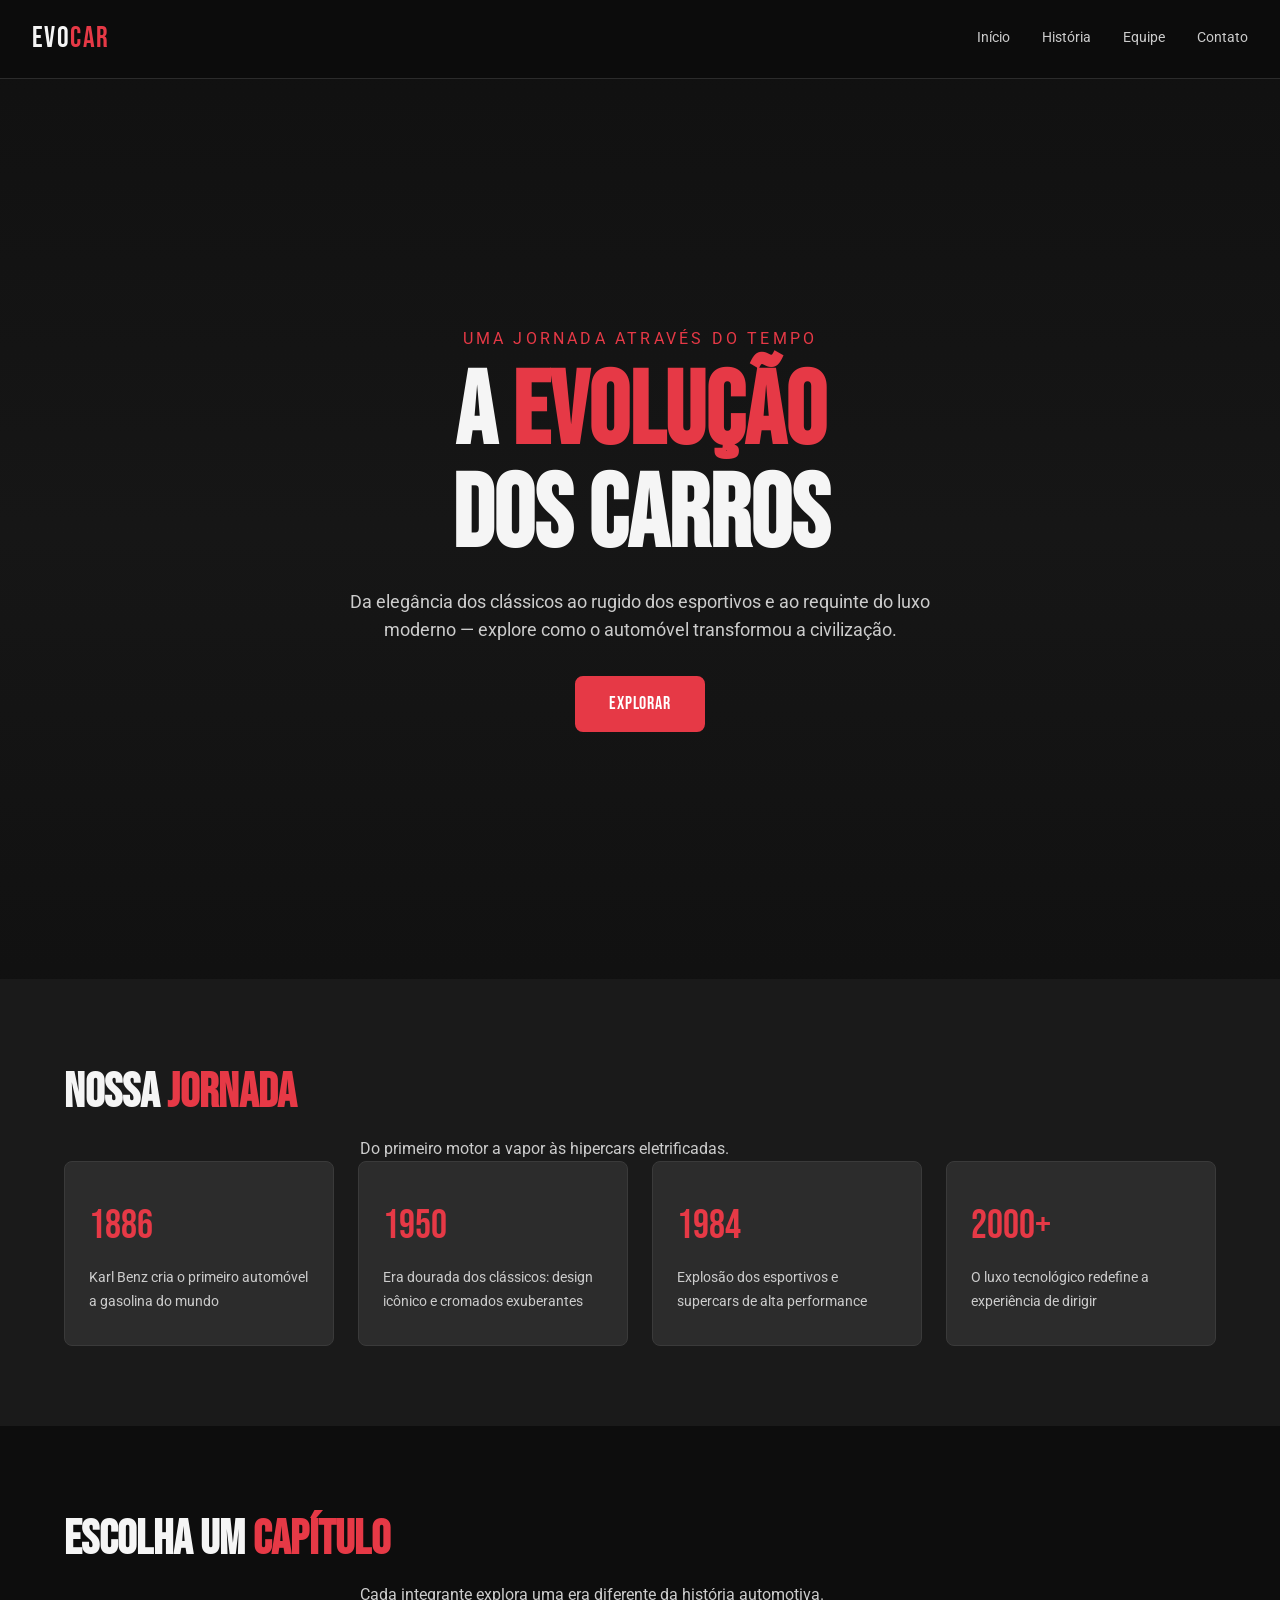
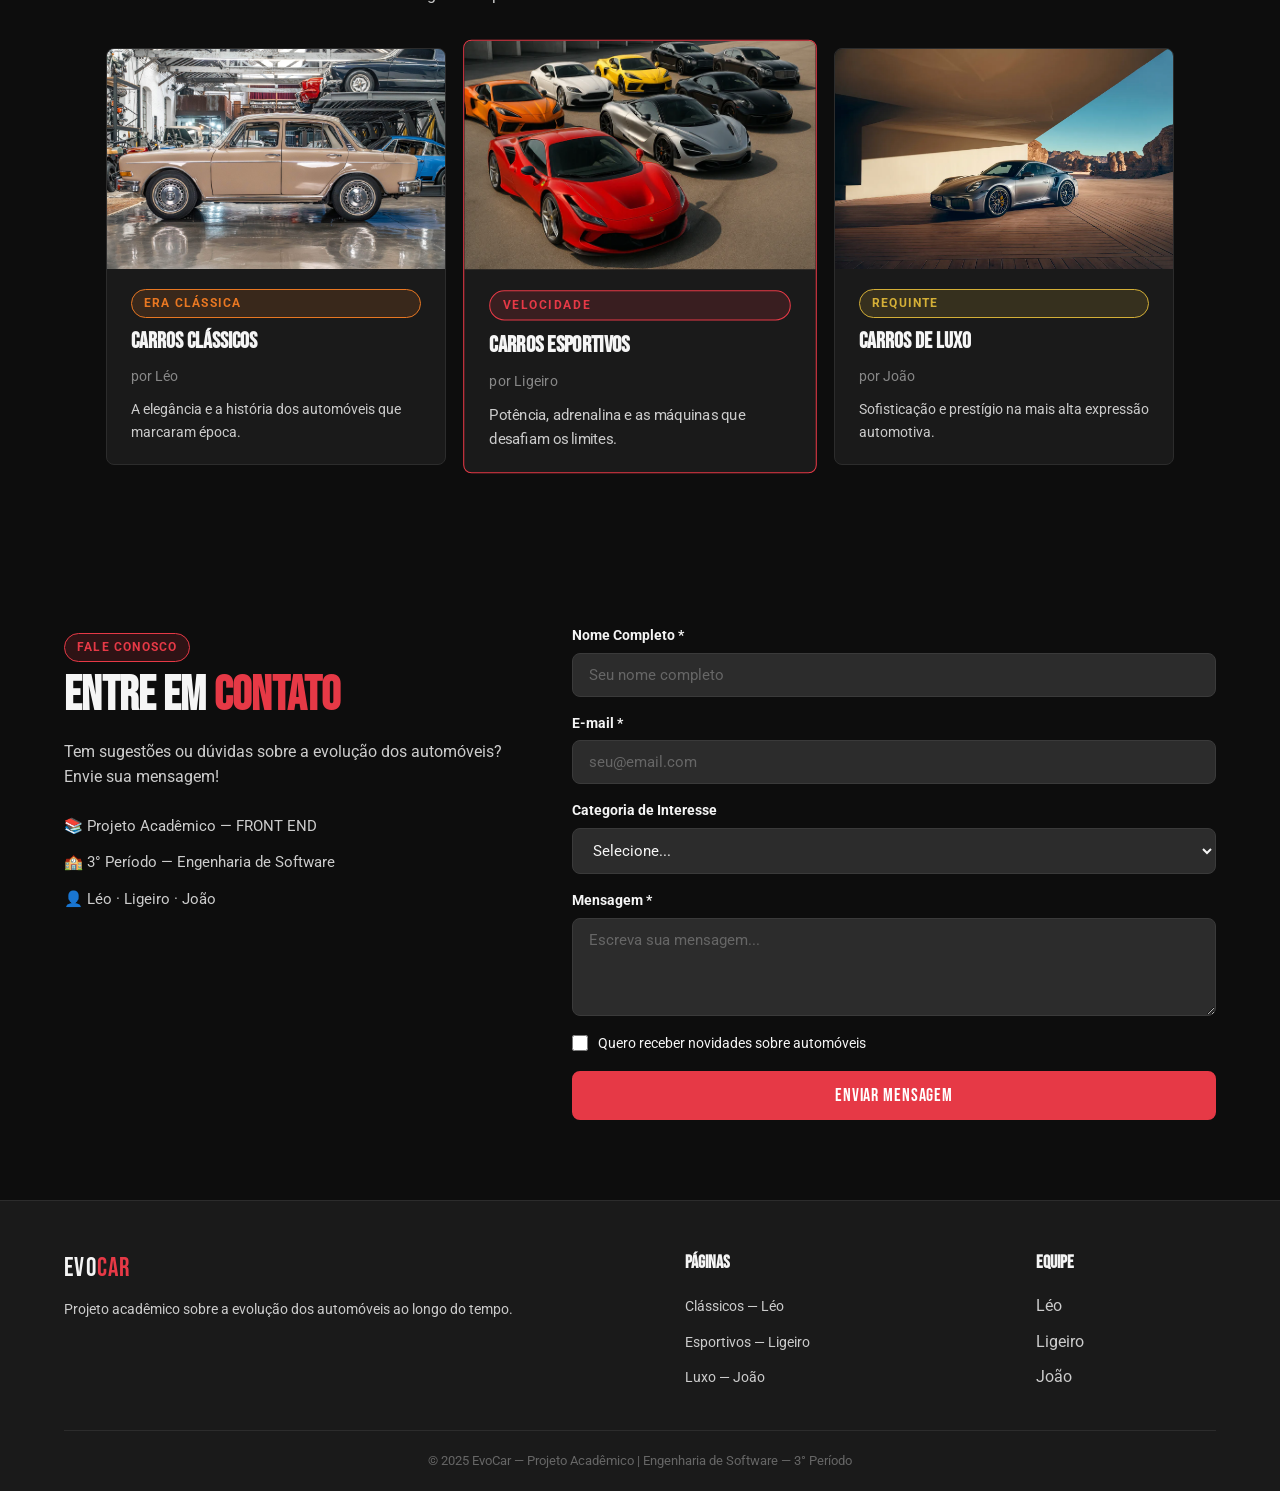
<file: index.html>
﻿<!DOCTYPE html>
<html lang="pt-br">

<head>
    <meta charset="UTF-8">
    <meta name="viewport" content="width=device-width, initial-scale=1.0">
    <title>EvoCar — A Evolução dos Carros</title>
    <link href="https://fonts.googleapis.com/css2?family=Bebas+Neue&family=Roboto:wght@300;400;700&display=swap"
        rel="stylesheet">
    <link rel="stylesheet" href="style.css">
</head>

<body>
    <header class="navbar">
        <a href="index.html" class="logo">Evo<span>Car</span></a>
        <nav>
            <a href="#hero">Início</a>
            <a href="#timeline">História</a>
            <a href="#equipe">Equipe</a>
            <a href="#contato">Contato</a>
        </nav>
    </header>

    <section class="hero" id="hero">
        <div class="hero-content">
            <p class="hero-subtitulo">Uma jornada através do tempo</p>
            <h1 class="hero-titulo">A <span>Evolução</span><br>dos Carros</h1>
            <p class="hero-desc">
                Da elegância dos clássicos ao rugido dos esportivos e ao requinte do luxo moderno —
                explore como o automóvel transformou a civilização.
            </p>
            <a href="#equipe" class="btn btn-primary">Explorar</a>
        </div>
    </section>




    <section class="timeline" id="timeline">
        <div class="container">
            <h2 class="titulo-secao">Nossa <span>Jornada</span></h2>
            <p class="subtitulo-secao">Do primeiro motor a vapor às hipercars eletrificadas.</p>

            <div class="timeline-grid">
                <div class="timeline-card">
                    <div class="timeline-ano">1886</div>
                    <p>Karl Benz cria o primeiro automóvel a gasolina do mundo</p>
                </div>
                <div class="timeline-card">
                    <div class="timeline-ano">1950</div>
                    <p>Era dourada dos clássicos: design icônico e cromados exuberantes</p>
                </div>
                <div class="timeline-card">
                    <div class="timeline-ano">1984</div>
                    <p>Explosão dos esportivos e supercars de alta performance</p>
                </div>
                <div class="timeline-card">
                    <div class="timeline-ano">2000+</div>
                    <p>O luxo tecnológico redefine a experiência de dirigir</p>
                </div>
            </div>
        </div>
    </section>

    <!--  Luiz faz a parte da equipe / Navegação para páginas individuais -->
      <section class="equipe" id="equipe">
        <div class="container">
            <h2 class="titulo-secao">Escolha um <span>Capítulo</span></h2>
            <p class="subtitulo-secao">Cada integrante explora uma era diferente da história automotiva.</p>

            <div class="equipe-flex">

                <a href="leo.html" class="equipe-card equipe-card-classico">
                    <div class="equipe-card-img" style="background: linear-gradient(135deg, #2c1810, #5c3020);">
                        <img src="img_leo/iniciodetudo.jpg" alt="Carros Clássicos">
                        <div class="equipe-overlay">
                            <span>Ver página →</span>
                        </div>
                    </div>
                    <div class="equipe-card-corpo">
                        <span class="tag tag-laranja">Era Clássica</span>
                        <h3>Carros Clássicos</h3>
                        <p>por Léo</p>
                        <p class="desc">A elegância e a história dos automóveis que marcaram época.</p>
                    </div>
                </a>

                <a href="luis.html" class="equipe-card equipe-card-destaque">
                    <div class="equipe-card-img" style="background: linear-gradient(135deg, #1a0a0a, #4a1010);">
                        <img src="img/Carros esportivos.jpg" alt="Carros Esportivos">
                        <div class="equipe-overlay">
                            <span>Ver página →</span>
                        </div>
                    </div>
                    <div class="equipe-card-corpo">
                        <span class="tag tag-vermelho">Velocidade</span>
                        <h3>Carros Esportivos</h3>
                        <p>por Ligeiro</p>
                        <p class="desc">Potência, adrenalina e as máquinas que desafiam os limites.</p>
                    </div>
                </a>

                <a href="joao.html" class="equipe-card">
                    <div class="equipe-card-img" style="background: linear-gradient(135deg, #1a1500, #4a3d00);">
                        <img src="img_luxo/img_capa_index.webp" alt="Carros de Luxo">
                        <div class="equipe-overlay">
                            <span>Ver página →</span>
                        </div>
                    </div>
                    <div class="equipe-card-corpo">
                        <span class="tag tag-gold">Requinte</span>
                        <h3>Carros de Luxo</h3>
                        <p>por João</p>
                        <p class="desc">Sofisticação e prestígio na mais alta expressão automotiva.</p>
                    </div>
                </a>

            </div>
        </div>
    </section>
      



    <!-- Joao  fasz Formulário de Contato + Footer(rodapé) -->
    <section class="contato" id="contato">
        <div class="container">
            <div class="contato-grid">

                <div class="contato-info">
                    <span class="tag">Fale Conosco</span>
                    <h2 class="titulo-secao">Entre em <span>Contato</span></h2>
                    <p>Tem sugestões ou dúvidas sobre a evolução dos automóveis? Envie sua mensagem!</p>
                    <ul class="contato-lista">
                        <li>📚 Projeto Acadêmico — FRONT END</li>
                        <li>🏫 3° Período — Engenharia de Software</li>
                        <li>👤 Léo · Ligeiro · João</li>
                    </ul>
                </div>

                <form class="form" action="#" method="get">
                    <div class="form-grupo">
                        <label for="nome">Nome Completo *</label>
                        <input type="text" id="nome" name="nome" placeholder="Seu nome completo" required>
                    </div>
                    <div class="form-grupo">
                        <label for="email">E-mail *</label>
                        <input type="email" id="email" name="email" placeholder="seu@email.com" required>
                    </div>
                    <div class="form-grupo">
                        <label for="interesse">Categoria de Interesse</label>
                        <select id="interesse" name="interesse">
                            <option value="">Selecione...</option>
                            <option value="classicos">Carros Clássicos</option>
                            <option value="esportivos">Carros Esportivos</option>
                            <option value="luxo">Carros de Luxo</option>
                        </select>
                    </div>
                    <div class="form-grupo">
                        <label for="mensagem">Mensagem *</label>
                        <textarea id="mensagem" name="mensagem" rows="4" placeholder="Escreva sua mensagem..."
                            required></textarea>
                    </div>
                    <div class="form-grupo form-check">
                        <input type="checkbox" id="newsletter" name="newsletter">
                        <label for="newsletter">Quero receber novidades sobre automóveis</label>
                    </div>
                    <button type="submit" class="btn btn-primary btn-full">Enviar Mensagem</button>
                </form>

            </div>
        </div>
    </section>

    <footer class="footer">
        <div class="container">
            <div class="footer-colunas">
                <div>
                    <a href="index.html" class="logo">Evo<span>Car</span></a>
                    <p>Projeto acadêmico sobre a evolução dos automóveis ao longo do tempo.</p>
                </div>
                <div>
                    <h4>Páginas</h4>
                    <ul>
                        <li><a href="leo.html">Clássicos — Léo</a></li>
                        <li><a href="luis.html">Esportivos — Ligeiro</a></li>
                        <li><a href="joao.html">Luxo — João</a></li>
                    </ul>
                </div>
                <div>
                    <h4>Equipe</h4>
                    <ul>
                        <li>Léo</li>
                        <li>Ligeiro</li>
                        <li>João</li>
                    </ul>
                </div>
            </div>
            <p class="footer-base">&copy; 2025 EvoCar — Projeto Acadêmico | Engenharia de Software — 3° Período</p>
        </div>
    </footer>

</body>
</html>
</file>
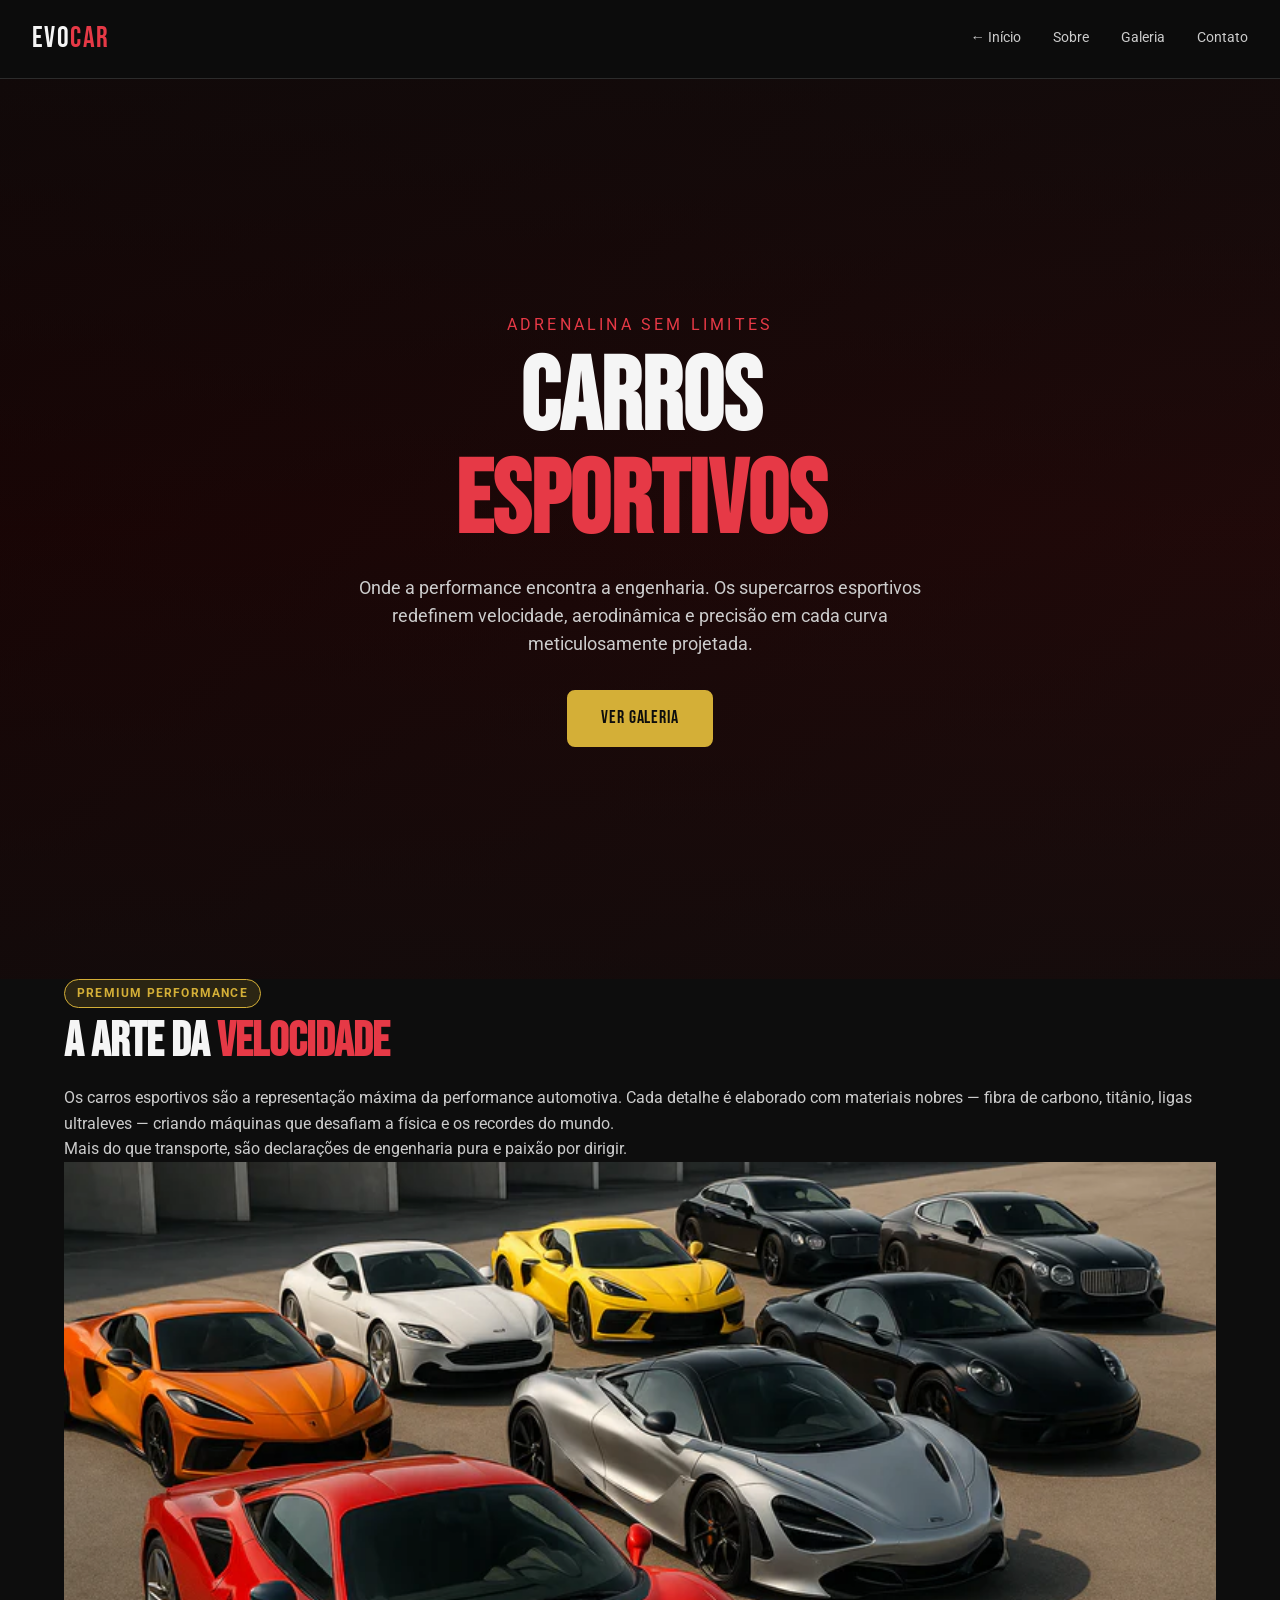
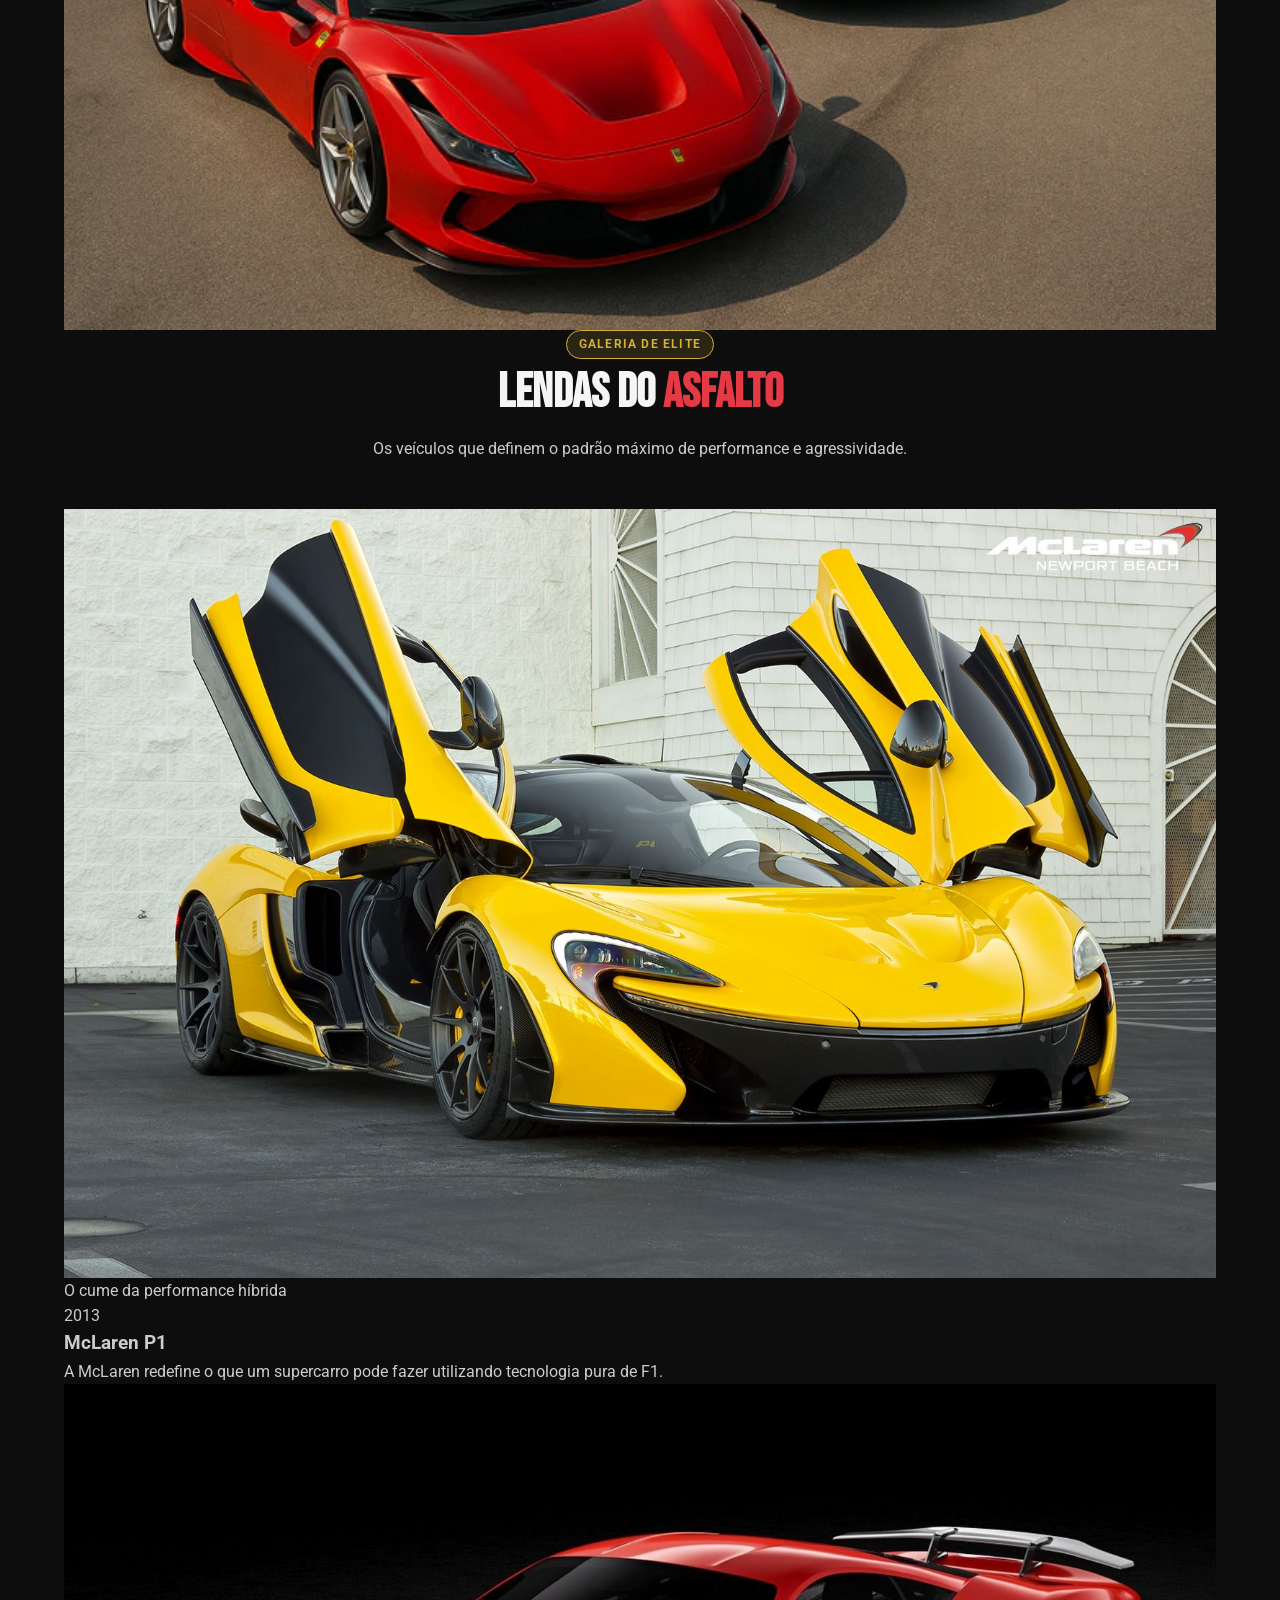
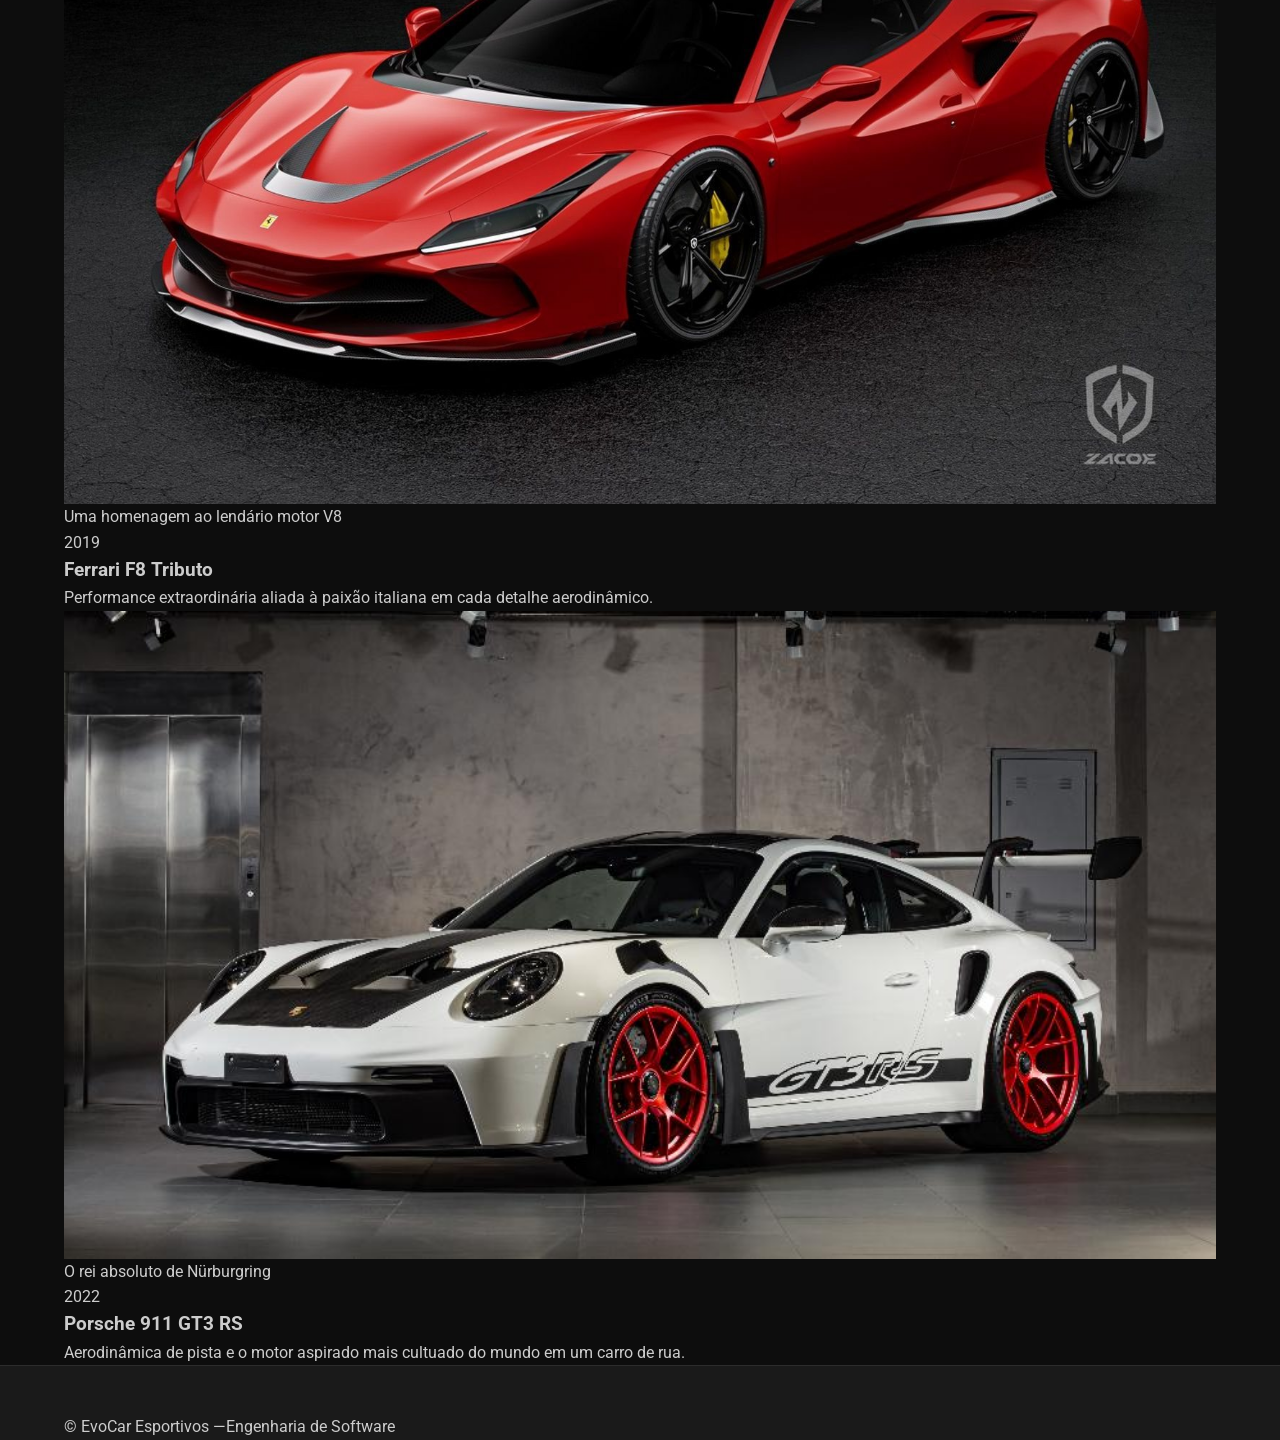
<file: esportivos.html>
<!DOCTYPE html>
<html lang="pt-br">
<head>
    <meta charset="UTF-8">
    <meta name="viewport" content="width=device-width, initial-scale=1.0">
    <title>EvoCar — Carros Esportivos</title>
    <link href="https://fonts.googleapis.com/css2?family=Bebas+Neue&family=Roboto:wght@300;400;700&display=swap" rel="stylesheet">
    <link rel="stylesheet" href="style.css">
</head>
<body class="page-esportivos">

    <header class="navbar">
        <a href="index.html" class="logo">Evo<span>Car</span></a>
        <nav>
            <a href="index.html">← Início</a>
            <a href="#sobre">Sobre</a>
            <a href="#galeria">Galeria</a>
            <a href="#contato">Contato</a>
        </nav>
    </header>

    <main>
        <section class="hero hero-esportivo" id="hero">
            <div class="hero-content">
                <p class="hero-subtitulo">Adrenalina Sem Limites</p>
                <h1 class="hero-titulo">Carros <br><span>Esportivos</span></h1>
                <p class="hero-desc">
                    Onde a performance encontra a engenharia. Os supercarros esportivos redefinem 
                    velocidade, aerodinâmica e precisão em cada curva meticulosamente projetada.
                </p>
                <a href="#galeria" class="btn btn-gold">Ver Galeria</a>
            </div>
        </section>

        <section class="sobre" id="sobre">
            <div class="container">
                <div class="sobre-flex">
                    <div class="sobre-texto">
                        <span class="tag tag-gold">Premium Performance</span>
                        <h2 class="titulo-secao">A Arte da <span>Velocidade</span></h2>
                        <p>Os carros esportivos são a representação máxima da performance automotiva. Cada detalhe é elaborado com materiais nobres — fibra de carbono, titânio, ligas ultraleves — criando máquinas que desafiam a física e os recordes do mundo.</p>
                        <p>Mais do que transporte, são declarações de engenharia pura e paixão por dirigir.</p>
                    </div>
                    <div class="sobre-img-destaque">
                        <img src="img/Carros esportivos.jpg" alt="Carro esportivo em estúdio escuro">
                    </div>
                </div>
            </div>
        </section>

        <section class="galeria" id="galeria">
            <div class="container">
                <div class="secao-header">
                    <span class="tag tag-gold">Galeria de Elite</span>
                    <h2 class="titulo-secao">Lendas do <span>Asfalto</span></h2>
                    <p class="subtitulo-secao">Os veículos que definem o padrão máximo de performance e agressividade.</p>
                </div>

              <div class="cards-grid">
    <article class="card">
        <div class="card-img-wrap">
            <img src="img/McLaren.jpg" alt="McLaren P1 amarela">
        </div>
        <div class="card-corpo">
            <p class="card-topo">O cume da performance híbrida</p>
            <span class="card-meta">2013</span>
            <h3>McLaren P1</h3>
            <p class="card-desc">A McLaren redefine o que um supercarro pode fazer utilizando tecnologia pura de F1.</p>
        </div>
    </article>

    <article class="card">
        <div class="card-img-wrap">
            <img src="img/ferrari.jpg" alt="Ferrari F8 Tributo vermelha">
        </div>
        <div class="card-corpo">
            <p class="card-topo">Uma homenagem ao lendário motor V8</p>
            <span class="card-meta">2019</span>
            <h3>Ferrari F8 Tributo</h3>
            <p class="card-desc">Performance extraordinária aliada à paixão italiana em cada detalhe aerodinâmico.</p>
        </div>
    </article>

    <article class="card">
        <div class="card-img-wrap">
            <img src="img/porsche.jpg" alt="Porsche 911 GT3 RS">
        </div>
        <div class="card-corpo">
            <p class="card-topo">O rei absoluto de Nürburgring</p>
            <span class="card-meta">2022</span>
            <h3>Porsche 911 GT3 RS</h3>
            <p class="card-desc">Aerodinâmica de pista e o motor aspirado mais cultuado do mundo em um carro de rua.</p>
        </div>
    </article>
</div>
            </div>
        </section>

        <footer class="footer" id="contato">
            <div class="container">
                <p>&copy; EvoCar Esportivos —Engenharia de Software</p>
            </div>
        </footer>

    </main>

</body>
</html>
</file>
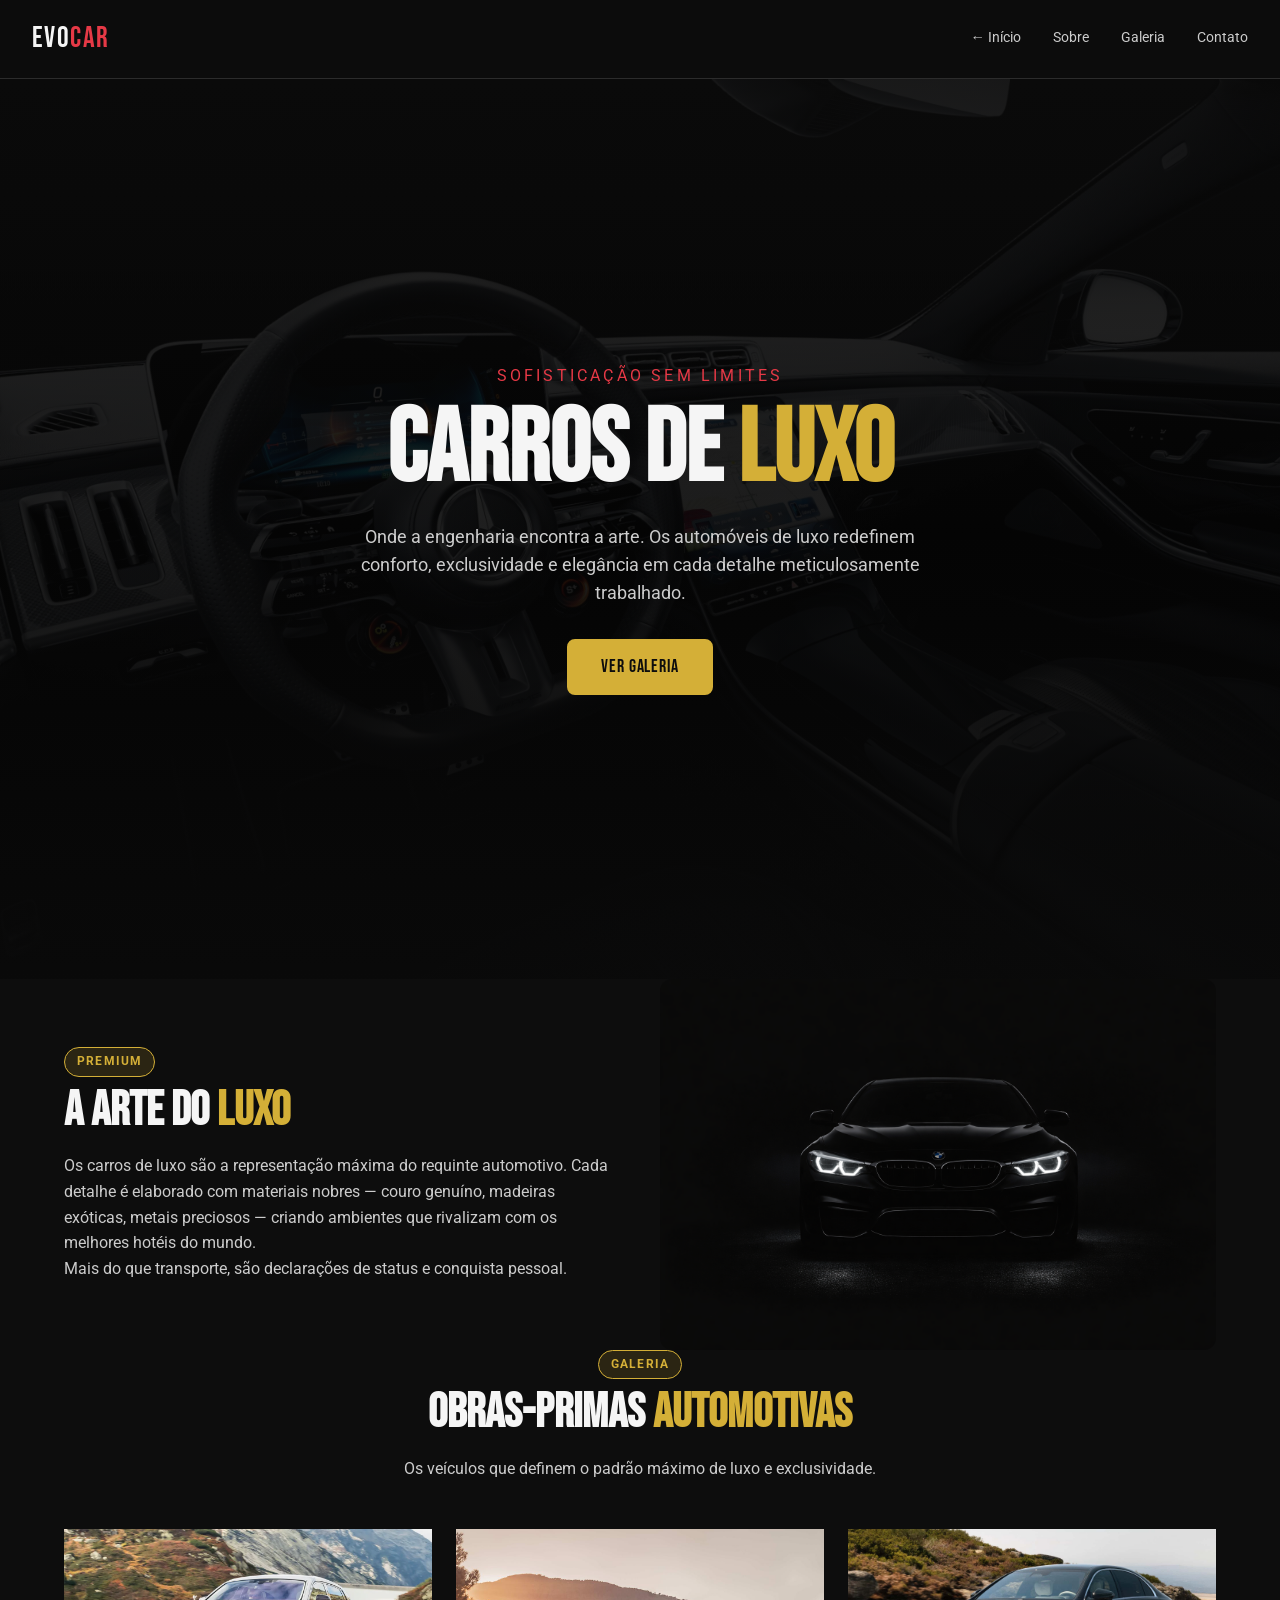
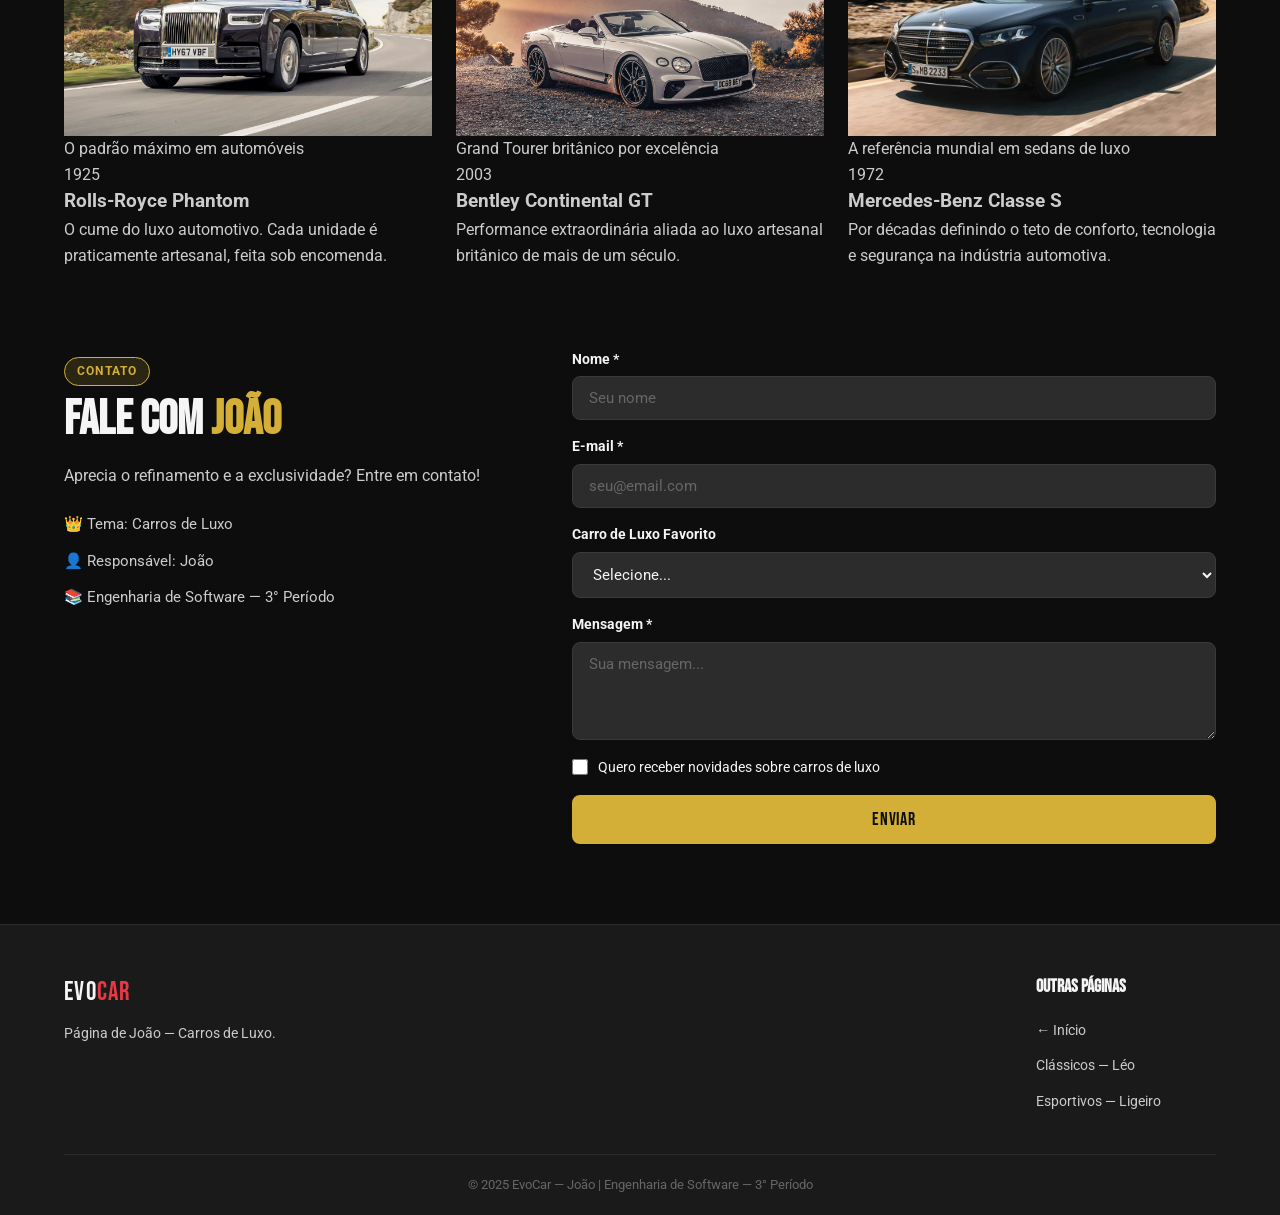
<file: joao.html>
<!DOCTYPE html>
<html lang="pt-br">

<head>
    <meta charset="UTF-8">
    <meta name="viewport" content="width=device-width, initial-scale=1.0">
    <title>EvoCar - Carros de luxo | João</title>
    <link href="https://fonts.googleapis.com/css2?family=Bebas+Neue&family=Roboto:wght@300;400;700&display=swap"
        rel="stylesheet">
    <link rel="stylesheet" href="style.css">
    <link rel="stylesheet" href="joao.css">
</head>

<body>
    <!--NAVBAR-->
    <header class="navbar">
        <a href="index.html" class="logo">Evo<span>Car</span></a>
        <nav>
            <a href="index.html">← Início</a>
            <a href="#hero">Sobre</a>
            <a href="#galeria">Galeria</a>
            <a href="#contato">Contato</a>
        </nav>
    </header>

    <!--HERO-->
    <section class="hero hero-luxo" id="hero">
        <div class="hero-content">
            <p class="hero-subtitulo">Sofisticação sem limites</p>
            <h1 class="hero-titulo">Carros de <span class="texto-gold">Luxo</span></h1>
            <p class="hero-desc">
                Onde a engenharia encontra a arte. Os automóveis de luxo redefinem
                conforto, exclusividade e elegância em cada detalhe meticulosamente trabalhado.
            </p>
            <a href="#galeria" class="btn btn-gold">Ver Galeria</a>
        </div>
    </section>

    <!--SOBRE-->
    <section class="sobre" id="sobre">
        <div class="container">
            <div class="sobre-flex">
                <div class="sobre-texto">
                    <span class="tag tag-gold">Premium</span>
                    <h2 class="titulo-secao">A Arte do <span class="texto-gold">Luxo</span></h2>
                    <p>
                        Os carros de luxo são a representação máxima do requinte automotivo.
                        Cada detalhe é elaborado com materiais nobres — couro genuíno, madeiras
                        exóticas, metais preciosos — criando ambientes que rivalizam com os
                        melhores hotéis do mundo.
                    </p>
                    <p>
                        Mais do que transporte, são declarações de status e conquista pessoal.
                    </p>
                </div>
                <div class="sobre-img">
                    <img src="img_luxo/bmw_sobre.png" alt="Carro de Luxo">
                </div>
            </div>
        </div>
    </section>

    <!--Galeria-->
    <section class="galeria secao-escura" id="galeria">
        <div class="container">
            <div class="secao-header">
                <span class="tag tag-gold">Galeria</span>
                <h2 class="titulo-secao">Obras-Primas <span class="texto-gold">Automotivas</span></h2>
                <p class="subtitulo-secao">Os veículos que definem o padrão máximo de luxo e exclusividade.</p>
            </div>

            <!-- Grid Layout: 3 colunas -->
            <div class="cards-grid">

                <div class="card card-gold">
                    <div class="card-img-wrap">
                        <img src="img_luxo/img_luxo1.webp" alt="Rolls-Royce Phantom">
                        <div class="card-overlay"><span>O padrão máximo em automóveis</span></div>
                    </div>
                    <div class="card-corpo">
                        <span class="card-ano card-ano-gold">1925</span>
                        <h3>Rolls-Royce Phantom</h3>
                        <p>O cume do luxo automotivo. Cada unidade é praticamente artesanal, feita sob encomenda.</p>
                    </div>
                </div>

                <div class="card card-gold">
                    <div class="card-img-wrap">
                        <img src="img_luxo/img_luxo2.jfif" alt="Bentley Continental GT">
                        <div class="card-overlay"><span>Grand Tourer britânico por excelência</span></div>
                    </div>
                    <div class="card-corpo">
                        <span class="card-ano card-ano-gold">2003</span>
                        <h3>Bentley Continental GT</h3>
                        <p>Performance extraordinária aliada ao luxo artesanal britânico de mais de um século.</p>
                    </div>
                </div>

                <div class="card card-gold">
                    <div class="card-img-wrap">
                        <img src="img_luxo/img_luxo3.jpg" alt="Mercedes-Benz S-Class">
                        <div class="card-overlay"><span>A referência mundial em sedans de luxo</span></div>
                    </div>
                    <div class="card-corpo">
                        <span class="card-ano card-ano-gold">1972</span>
                        <h3>Mercedes-Benz Classe S</h3>
                        <p>Por décadas definindo o teto de conforto, tecnologia e segurança na indústria automotiva.</p>
                    </div>
                </div>

            </div>
        </div>
    </section>

    <!--Formulario-->
    <section class="contato" id="contato">
        <div class="container">
            <div class="contato-grid">

                <div class="contato-info">
                    <span class="tag tag-gold">Contato</span>
                    <h2 class="titulo-secao">Fale com <span class="texto-gold">João</span></h2>
                    <p>Aprecia o refinamento e a exclusividade? Entre em contato!</p>
                    <ul class="contato-lista">
                        <li>👑 Tema: Carros de Luxo</li>
                        <li>👤 Responsável: João</li>
                        <li>📚 Engenharia de Software — 3° Período</li>
                    </ul>
                </div>

                <form class="form" action="#" method="get">
                    <div class="form-grupo">
                        <label for="nome">Nome *</label>
                        <input type="text" id="nome" name="nome" placeholder="Seu nome" required>
                    </div>
                    <div class="form-grupo">
                        <label for="email">E-mail *</label>
                        <input type="email" id="email" name="email" placeholder="seu@email.com" required>
                    </div>
                    <div class="form-grupo">
                        <label for="carro-favorito">Carro de Luxo Favorito</label>
                        <select id="carro-favorito" name="carro-favorito">
                            <option value="">Selecione...</option>
                            <option value="rolls-royce">Rolls-Royce Phantom</option>
                            <option value="bentley">Bentley Continental GT</option>
                            <option value="mercedes-s">Mercedes Classe S</option>
                            <option value="outro">Outro</option>
                        </select>
                    </div>
                    <div class="form-grupo">
                        <label for="mensagem">Mensagem *</label>
                        <textarea id="mensagem" name="mensagem" rows="4" placeholder="Sua mensagem..." required></textarea>
                    </div>
                    <div class="form-grupo form-check">
                        <input type="checkbox" id="newsletter" name="newsletter">
                        <label for="newsletter">Quero receber novidades sobre carros de luxo</label>
                    </div>
                    <button type="submit" class="btn btn-gold btn-full">Enviar</button>
                </form>

            </div>
        </div>
    </section>


    <!--Footer-->
    <footer class="footer">
        <div class="container">
            <div class="footer-colunas">
                <div>
                    <a href="index.html" class="logo">Evo<span>Car</span></a>
                    <p>Página de João — Carros de Luxo.</p>
                </div>
                <div>
                    <h4>Outras Páginas</h4>
                    <ul>
                        <li><a href="index.html">← Início</a></li>
                        <li><a href="leo.html">Clássicos — Léo</a></li>
                        <li><a href="ligeiro.html">Esportivos — Ligeiro</a></li>
                    </ul>
                </div>
            </div>
            <p class="footer-base">&copy; 2025 EvoCar — João | Engenharia de Software — 3° Período</p>
        </div>
    </footer>
</body>

</html>
</file>
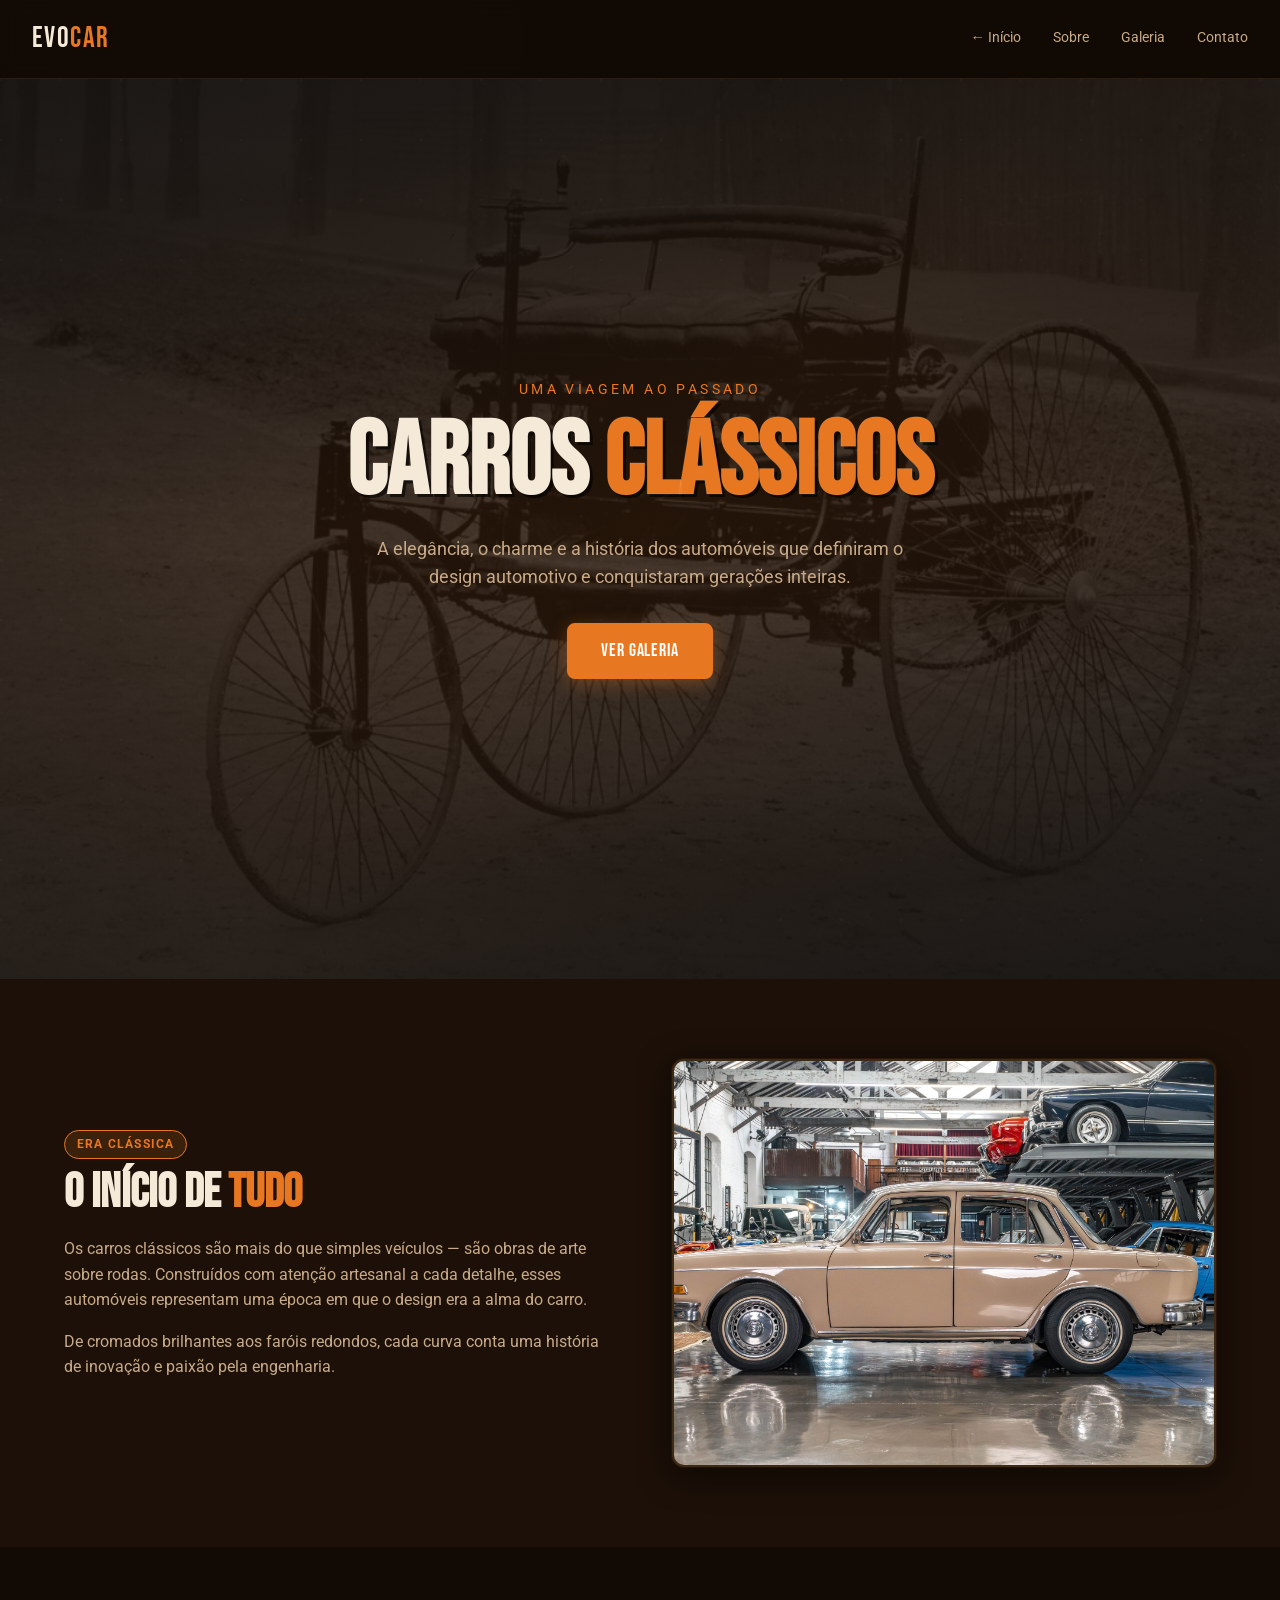
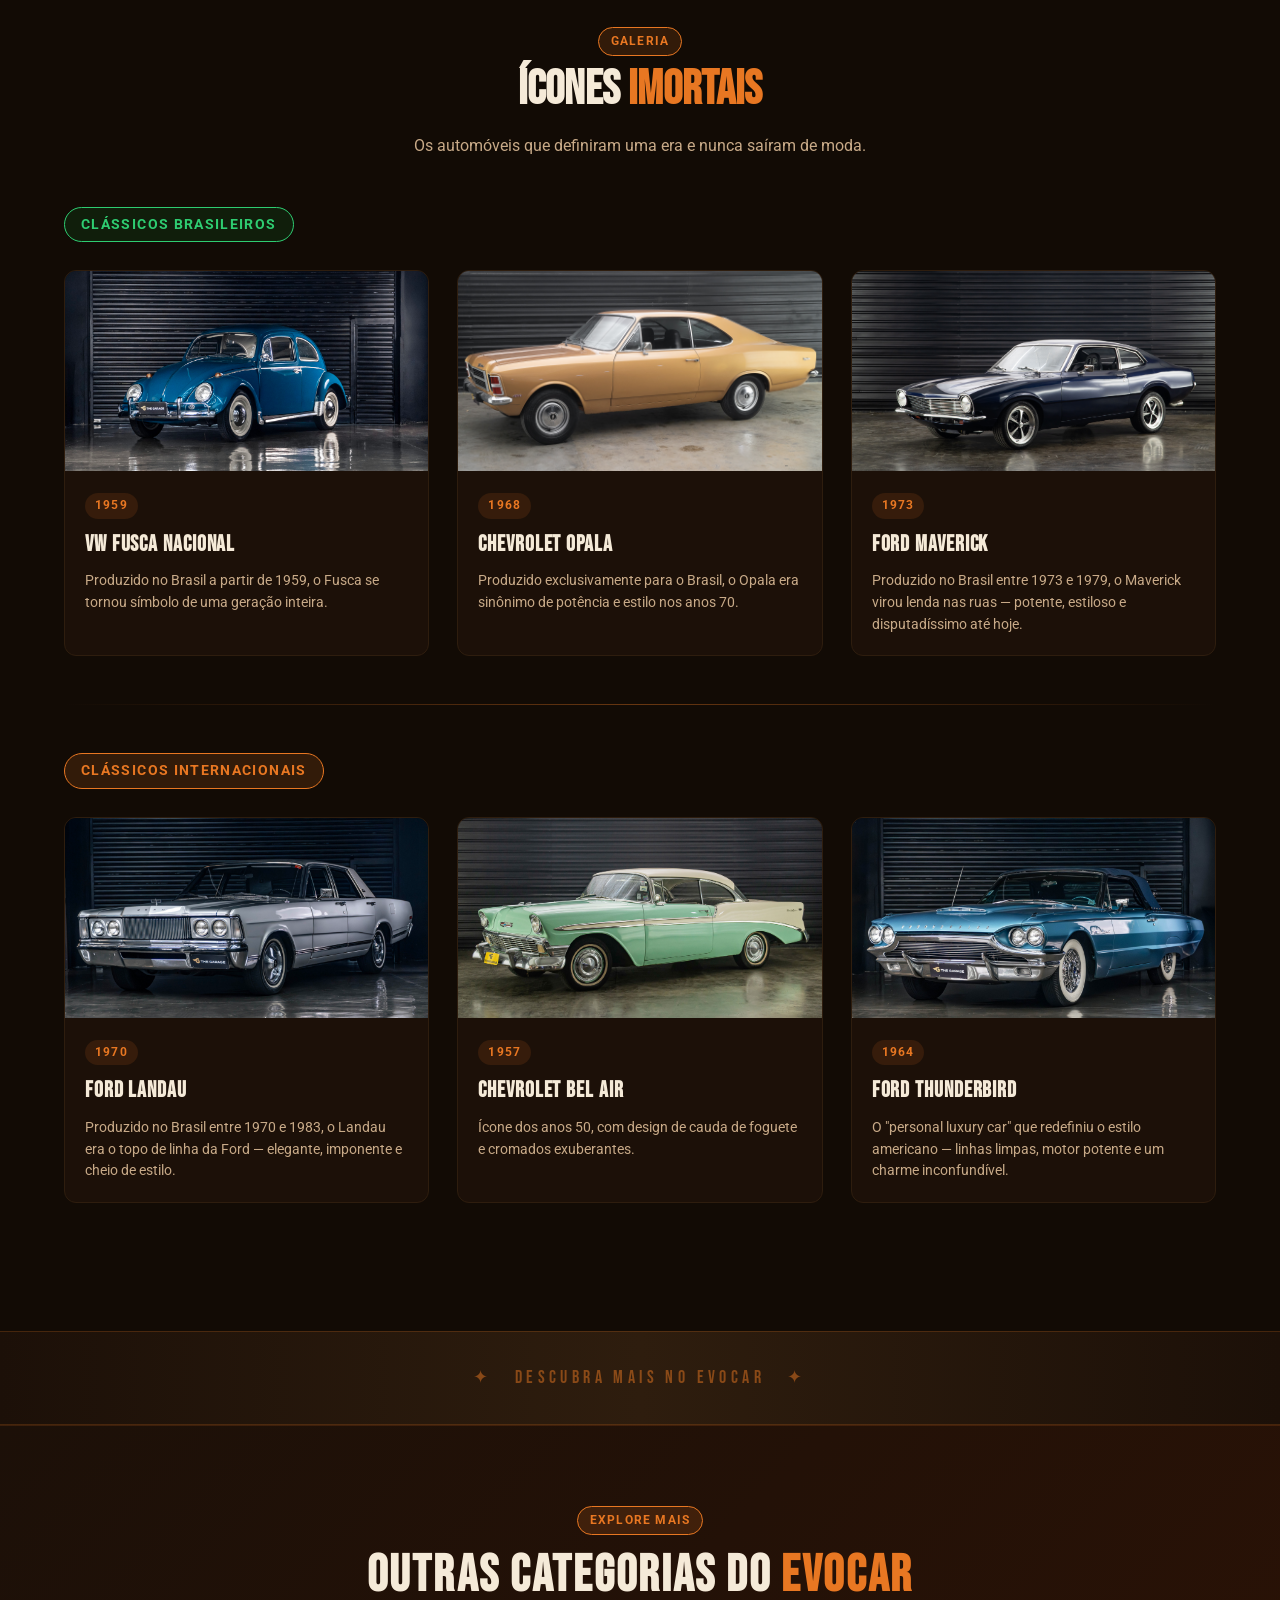
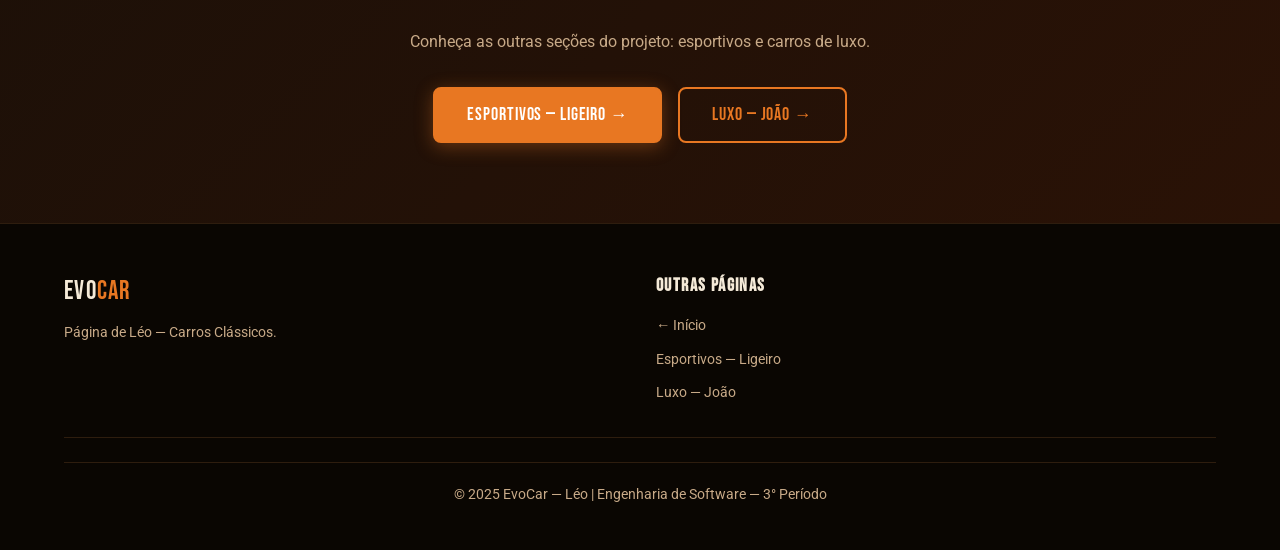
<file: leo.html>
﻿<!DOCTYPE html>
<html lang="pt-br">
<head>
    <meta charset="UTF-8">
    <meta name="viewport" content="width=device-width, initial-scale=1.0">
    <title>EvoCar — Carros Clássicos | Léo</title>
    <link href="https://fonts.googleapis.com/css2?family=Bebas+Neue&family=Roboto:wght@300;400;700&display=swap" rel="stylesheet">
    <link rel="stylesheet" href="style.css">
    <link rel="stylesheet" href="leo.css">
</head>
<body>
    <header class="navbar">
        <a href="index.html" class="logo">Evo<span>Car</span></a>
        <nav>
            <a href="index.html">← Início</a>
            <a href="#hero">Sobre</a>
            <a href="#galeria">Galeria</a>
            <a href="#contato">Contato</a>
        </nav>
    </header>

    <section class="hero hero-classico" id="hero">
        <div class="hero-content">
            <p class="hero-subtitulo">Uma viagem ao passado</p>
            <h1 class="hero-titulo">Carros <span>Clássicos</span></h1>
            <p class="hero-desc">
                A elegância, o charme e a história dos automóveis que definiram
                o design automotivo e conquistaram gerações inteiras.
            </p>
            <a href="#galeria" class="btn btn-primary">Ver Galeria</a>
        </div>
    </section>

    <section class="sobre" id="sobre">
        <div class="container">
            <div class="sobre-flex">
                <div class="sobre-texto">
                    <span class="tag">Era Clássica</span>
                    <h2 class="titulo-secao">O Início de <span>Tudo</span></h2>
                    <p>
                        Os carros clássicos são mais do que simples veículos — são obras de arte sobre rodas.
                        Construídos com atenção artesanal a cada detalhe, esses automóveis representam
                        uma época em que o design era a alma do carro.
                    </p>
                    <p>
                        De cromados brilhantes aos faróis redondos, cada curva conta uma história
                        de inovação e paixão pela engenharia.
                    </p>
                </div>
                <div class="sobre-img">
                    <img src="img_leo/iniciodetudo.jpg" alt="Carro Clássico">
                </div>
            </div>
        </div>
    </section>

    <section class="galeria secao-escura" id="galeria">
        <div class="container">
            <div class="secao-header">
                <span class="tag">Galeria</span>
                <h2 class="titulo-secao">Ícones <span>Imortais</span></h2>
                <p class="subtitulo-secao">Os automóveis que definiram uma era e nunca saíram de moda.</p>
            </div>

            <div class="galeria-bloco">
                <div class="galeria-subtitulo">
                    <span class="tag tag-br">Clássicos Brasileiros</span>
                </div>
                <div class="cards-grid">

                    <div class="card">
                        <div class="card-img-wrap">
                            <img src="img_leo/fusca.jpg" alt="VW Fusca Nacional">
                            <div class="card-overlay"><span>O carro mais popular da história do Brasil</span></div>
                        </div>
                        <div class="card-corpo">
                            <span class="card-ano">1959</span>
                            <h3>VW Fusca Nacional</h3>
                            <p>Produzido no Brasil a partir de 1959, o Fusca se tornou símbolo de uma geração inteira.</p>
                        </div>
                    </div>

                    <div class="card">
                        <div class="card-img-wrap">
                            <img src="img_leo/opala.jpg" alt="Chevrolet Opala">
                            <div class="card-overlay"><span>O carro mais querido do brasileiro  </span></div>
                        </div>
                        <div class="card-corpo">
                            <span class="card-ano">1968</span>
                            <h3>Chevrolet Opala</h3>
                            <p>Produzido exclusivamente para o Brasil, o Opala era sinônimo de potência e estilo nos anos 70.</p>
                        </div>
                    </div>

                    <div class="card">
                        <div class="card-img-wrap">
                            <img src="img_leo/maverick.jpg" alt="Ford Maverick">
                            <div class="card-overlay"><span>O esportivo favorito da época</span></div>
                        </div>
                        <div class="card-corpo">
                            <span class="card-ano">1973</span>
                            <h3>Ford Maverick</h3>
                            <p>Produzido no Brasil entre 1973 e 1979, o Maverick virou lenda nas ruas — potente, estiloso e disputadíssimo até hoje.</p>
                        </div>
                    </div>

                </div>
            </div>

            <div class="galeria-divisor"></div>

            <div class="galeria-bloco">
                <div class="galeria-subtitulo">
                    <span class="tag tag-int">Clássicos Internacionais</span>
                </div>
                <div class="cards-grid">

                    <div class="card">
                        <div class="card-img-wrap">
                            <img src="img_leo/landau.jpg" alt="Ford Landau">
                            <div class="card-overlay"><span>O luxo americano nas ruas do Brasil</span></div>
                        </div>
                        <div class="card-corpo">
                            <span class="card-ano">1970</span>
                            <h3>Ford Landau</h3>
                            <p>Produzido no Brasil entre 1970 e 1983, o Landau era o topo de linha da Ford — elegante, imponente e cheio de estilo.</p>
                        </div>
                    </div>

                    <div class="card">
                        <div class="card-img-wrap">
                            <img src="img_leo/belair.jpg" alt="Chevrolet Bel Air">
                            <div class="card-overlay"><span>Símbolo dos anos dourados americanos</span></div>
                        </div>
                        <div class="card-corpo">
                            <span class="card-ano">1957</span>
                            <h3>Chevrolet Bel Air</h3>
                            <p>Ícone dos anos 50, com design de cauda de foguete e cromados exuberantes.</p>
                        </div>
                    </div>

                    <div class="card">
                        <div class="card-img-wrap">
                            <img src="img_leo/thunderbird.jpg" alt="Ford Thunderbird 1964">
                            <div class="card-overlay"><span>A elegância esportiva americana em seu auge</span></div>
                        </div>
                        <div class="card-corpo">
                            <span class="card-ano">1964</span>
                            <h3>Ford Thunderbird</h3>
                            <p>O "personal luxury car" que redefiniu o estilo americano — linhas limpas, motor potente e um charme inconfundível.</p>
                        </div>
                    </div>

                </div>
            </div>

        </div>
    </section>


    <div class="faixa-vintage">
        <p>✦ &nbsp; Descubra mais no EvoCar &nbsp; ✦</p>
    </div>

    <section class="cta-proxima">
        <div>
            <span class="tag">Explore Mais</span>
            <h2>Outras categorias do <span>EvoCar</span></h2>
            <p>Conheça as outras seções do projeto: esportivos e carros de luxo.</p>
            <div class="cta-row">
                <a href="luis.html" class="btn btn-primary">Esportivos — Ligeiro →</a>
                <a href="joao.html" class="btn btn-outline">Luxo — João →</a>
            </div>
        </div>
    </section>

   


    <footer class="footer">
        <div class="container">
            <div class="footer-colunas">
                <div>
                    <a href="index.html" class="logo">Evo<span>Car</span></a>
                    <p>Página de Léo — Carros Clássicos.</p>
                </div>
                <div>
                    <h4>Outras Páginas</h4>
                    <ul>
                        <li><a href="index.html">← Início</a></li>
                        <li><a href="luis.html">Esportivos — Ligeiro</a></li>
                        <li><a href="joao.html">Luxo — João</a></li>
                    </ul>
                </div>
            </div>
            <p class="footer-base">&copy; 2025 EvoCar — Léo | Engenharia de Software — 3° Período</p>
        </div>
    </footer>

</body>
</html>
</file>
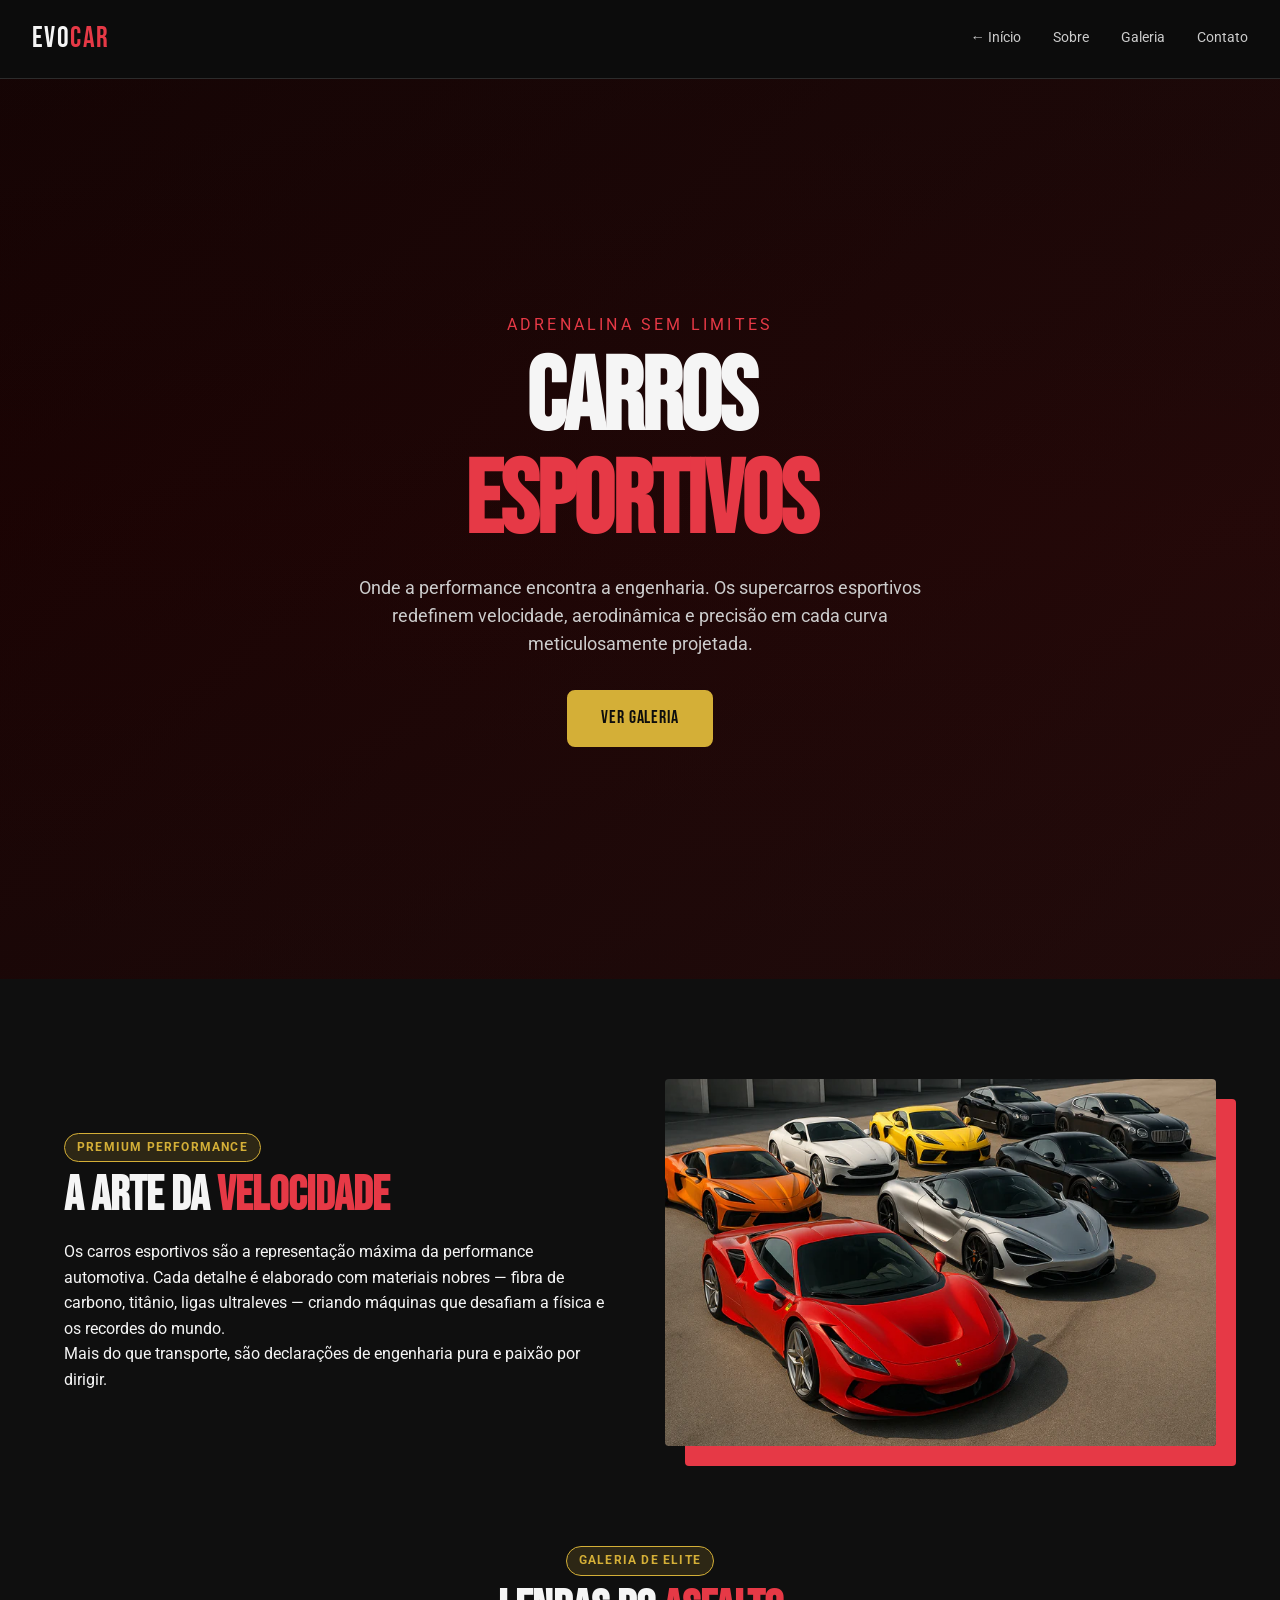
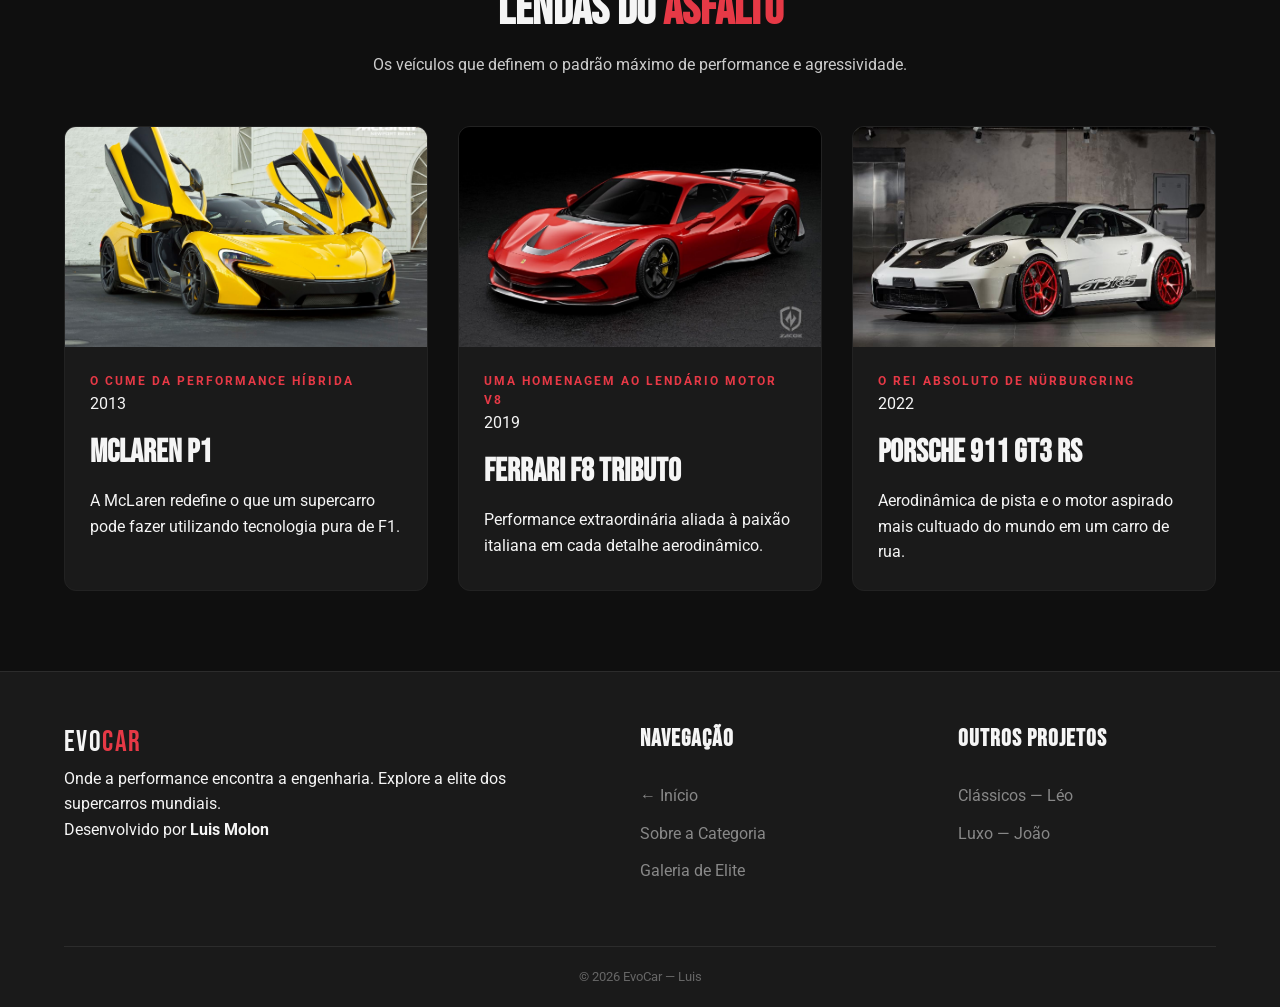
<file: luis.html>
<!DOCTYPE html>
<html lang="pt-br">
<head>
    <meta charset="UTF-8">
    <meta name="viewport" content="width=device-width, initial-scale=1.0">
    <title>EvoCar — Carros Esportivos</title>
    <link href="https://fonts.googleapis.com/css2?family=Bebas+Neue&family=Roboto:wght@300;400;700&display=swap" rel="stylesheet">
    <link rel="stylesheet" href="luis.css">
    <link rel="stylesheet" href="style.css">
</head>
<body class="page-esportivos">

    <header class="navbar">
        <a href="index.html" class="logo">Evo<span>Car</span></a>
        <nav>
            <a href="index.html">← Início</a>
            <a href="#sobre">Sobre</a>
            <a href="#galeria">Galeria</a>
            <a href="#contato">Contato</a>
        </nav>
    </header>

    <main>
        <section class="hero hero-esportivo" id="hero">
            <div class="hero-content">
                <p class="hero-subtitulo">Adrenalina Sem Limites</p>
                <h1 class="hero-titulo">Carros <br><span>Esportivos</span></h1>
                <p class="hero-desc">
                    Onde a performance encontra a engenharia. Os supercarros esportivos redefinem 
                    velocidade, aerodinâmica e precisão em cada curva meticulosamente projetada.
                </p>
                <a href="#galeria" class="btn btn-gold">Ver Galeria</a>
            </div>
        </section>

        <section class="sobre" id="sobre">
            <div class="container">
                <div class="sobre-flex">
                    <div class="sobre-texto">
                        <span class="tag tag-gold">Premium Performance</span>
                        <h2 class="titulo-secao">A Arte da <span>Velocidade</span></h2>
                        <p>Os carros esportivos são a representação máxima da performance automotiva. Cada detalhe é elaborado com materiais nobres — fibra de carbono, titânio, ligas ultraleves — criando máquinas que desafiam a física e os recordes do mundo.</p>
                        <p>Mais do que transporte, são declarações de engenharia pura e paixão por dirigir.</p>
                    </div>
                    <div class="destaque">
                        <img src="img/Carros esportivos.jpg" alt="Carro esportivo em estúdio escuro">
                    </div>
                </div>
            </div>
        </section>

        <section class="galeria" id="galeria">
            <div class="container">
                <div class="secao-header">
                    <span class="tag tag-gold">Galeria de Elite</span>
                    <h2 class="titulo-secao">Lendas do <span>Asfalto</span></h2>
                    <p class="subtitulo-secao">Os veículos que definem o padrão máximo de performance e agressividade.</p>
                </div>

              <div class="cards-grid">
    <article class="card">
        <div class="card-img-wrap">
            <img src="img/McLaren.jpg" alt="McLaren P1 amarela">
        </div>
        <div class="card-corpo">
            <p class="card-topo">O cume da performance híbrida</p>
            <span class="card-meta">2013</span>
            <h3>McLaren P1</h3>
            <p class="card-desc">A McLaren redefine o que um supercarro pode fazer utilizando tecnologia pura de F1.</p>
        </div>
    </article>

    <article class="card">
        <div class="card-img-wrap">
            <img src="img/ferrari.jpg" alt="Ferrari F8 Tributo vermelha">
        </div>
        <div class="card-corpo">
            <p class="card-topo">Uma homenagem ao lendário motor V8</p>
            <span class="card-meta">2019</span>
            <h3>Ferrari F8 Tributo</h3>
            <p class="card-desc">Performance extraordinária aliada à paixão italiana em cada detalhe aerodinâmico.</p>
        </div>
    </article>

    <article class="card">
        <div class="card-img-wrap">
            <img src="img/porsche.jpg" alt="Porsche 911 GT3 RS">
        </div>
        <div class="card-corpo">
            <p class="card-topo">O rei absoluto de Nürburgring</p>
            <span class="card-meta">2022</span>
            <h3>Porsche 911 GT3 RS</h3>
            <p class="card-desc">Aerodinâmica de pista e o motor aspirado mais cultuado do mundo em um carro de rua.</p>
        </div>
    </article>
</div>
            </div>
        </section>

        <footer class="footer">
    <div class="container">
        <div class="footer-grid">
            <div class="footer-info">
                <a href="index.html" class="logo">Evo<span>Car</span></a>
                <p>Onde a performance encontra a engenharia. Explore a elite dos supercarros mundiais.</p>
                <p class="autor-info">Desenvolvido por <strong>Luis Molon</strong></p>
            </div>

            <div class="footer-nav">
                <h4>Navegação</h4>
                <ul>
                    <li><a href="index.html">← Início</a></li>
                    <li><a href="#sobre">Sobre a Categoria</a></li>
                    <li><a href="#galeria">Galeria de Elite</a></li>
                </ul>
            </div>

            <div class="footer-paginas">
                <h4>Outros Projetos</h4>
                <ul>
                    <li><a href="leo.html">Clássicos — Léo</a></li>
                    <li><a href="joao.html">Luxo — João</a></li>
                </ul>
            </div>
        </div>

        <div class="footer-base">
            <p>&copy; 2026 EvoCar — Luis</p>
        </div>
    </div>
</footer>

    </main>

</body>
</html>
</file>
<file: style.css>
﻿/* ================================================================
 
   ORGANIZAÇÃO:
   1. BASE / COMPARTILHADO  — variáveis, reset, animações, helpers
   2. LÉO                   — navbar, hero, timeline
   3. LIGEIRO               — equipe (index), sobre e galeria (páginas)
   4. JOÃO                  — contato, formulário, footer
   5. RESPONSIVIDADE
   ================================================================ */

:root {
    --vermelho:     #e63946;
    --dourado:      #d4af37;
    --preto:        #0d0d0d;
    --cinza-escuro: #1a1a1a;
    --cinza-medio:  #2c2c2c;
    --cinza-claro:  #3a3a3a;
    --branco:       #f5f5f5;
    --texto:        #cccccc;

    --fonte-titulo: 'Bebas Neue', cursive;
    --fonte-corpo:  'Roboto', sans-serif;

    --raio:         8px;
    --sombra:       0 4px 20px rgba(0,0,0,.5);
    --transicao:    0.3s ease;
}


*, *::before, *::after {
    margin: 0;
    padding: 0;
    box-sizing: border-box;
}

html { scroll-behavior: smooth; }

body {
    font-family: var(--fonte-corpo);
    background: var(--preto);
    color: var(--texto);
    line-height: 1.6;
}

a {
    color: inherit;
    text-decoration: none;
}

ul { list-style: none; }

img {
    width: 100%;
    height: 100%;
    object-fit: cover;
    display: block;
}

/* ANIMAÇÕES (4 obrigatórias) */

/* Animação #1 */
@keyframes fadeDown {
    from { opacity: 0; transform: translateY(-40px); }
    to   { opacity: 1; transform: translateY(0); }
}

/* Animação #2 */
@keyframes fadeUp {
    from { opacity: 0; transform: translateY(40px); }
    to   { opacity: 1; transform: translateY(0); }
}

@keyframes zoomCard {
    from { transform: scale(1); }
    to   { transform: scale(1.08); }
}

/* Animação #4 */
@keyframes pulseBorda {
    0%   { box-shadow: 0 0 0 0 rgba(230,57,70,.5); }
    70%  { box-shadow: 0 0 0 10px rgba(230,57,70,0); }
    100% { box-shadow: 0 0 0 0 rgba(230,57,70,0); }
} 

.container {
    max-width: 1200px;
    margin: 0 auto;
    padding: 0 24px;
}

.titulo-secao {
    font-family: var(--fonte-titulo);
    font-size: clamp(2rem, 4vw, 3rem);
    line-height: 1.1;
    color: var(--branco);
    margin: 8px 0 16px;
}
.titulo-secao span { color: var(--vermelho); }

.subtitulo-secao {
    color: var(--texto);
    font-size: 1rem;
    max-width: 560px;
    margin: 0 auto;
}

.secao-header {
    text-align: center;
    margin-bottom: 48px;
}

.texto-gold { color: var(--dourado) !important; }

/* Tags */
.tag {
    display: inline-block;
    font-size: .75rem;
    font-weight: 700;
    letter-spacing: .1em;
    text-transform: uppercase;
    padding: 4px 12px;
    border-radius: 99px;
    background: rgba(230,57,70,.15);
    color: var(--vermelho);
    border: 1px solid var(--vermelho);
}
.tag-vermelho {
    background: rgba(230,57,70,.15);
    color: var(--vermelho);
    border-color: var(--vermelho);
}
.tag-gold {
    background: rgba(212,175,55,.15);
    color: var(--dourado);
    border-color: var(--dourado);
}
.tag-laranja {
    background: rgba(232,119,34,.15);
    color: #e87722;
    border-color: #e87722;
}


.btn {
    display: inline-block;
    padding: 12px 32px;
    border-radius: var(--raio);
    font-family: var(--fonte-titulo);
    font-size: 1.1rem;
    letter-spacing: .05em;
    cursor: pointer;
    border: 2px solid transparent;
    transition: transform var(--transicao), background var(--transicao), color var(--transicao);
}
.btn:hover { transform: translateY(-3px); }

.btn-primary {
    background: var(--vermelho);
    color: #fff;
    border-color: var(--vermelho);
}
.btn-primary:hover { background: #c62836; border-color: #c62836; }

.btn-outline {
    background: transparent;
    color: var(--vermelho);
    border-color: var(--vermelho);
}
.btn-outline:hover { background: var(--vermelho); color: #fff; }

.btn-gold {
    background: var(--dourado);
    color: var(--preto);
    border-color: var(--dourado);
}
.btn-gold:hover { background: #b8972e; border-color: #b8972e; }

.btn-full { width: 100%; text-align: center; display: block; }


.navbar {
    position: sticky;
    top: 0;
    z-index: 100;
    display: flex;
    align-items: center;
    justify-content: space-between;
    padding: 16px 32px;
    background: rgba(13,13,13,.95);
    backdrop-filter: blur(8px);
    border-bottom: 1px solid var(--cinza-medio);
}

.logo {
    font-family: var(--fonte-titulo);
    font-size: 1.8rem;
    letter-spacing: .05em;
    color: var(--branco);
}
.logo span { color: var(--vermelho); }

.navbar nav {
    display: flex;
    gap: 32px;
}
.navbar nav a {
    font-size: .9rem;
    font-weight: 400;
    color: var(--texto);
    position: relative;
    padding-bottom: 4px;
    transition: color var(--transicao);
}
.navbar nav a::after {
    content: '';
    position: absolute;
    bottom: 0;
    left: 0;
    width: 0;
    height: 2px;
    background: var(--vermelho);
    transition: width var(--transicao);
}
.navbar nav a:hover { color: var(--branco); }
.navbar nav a:hover::after { width: 100%; }


.hero {
    min-height: 100vh;
    display: flex;
    align-items: center;
    justify-content: center;
    text-align: center;
    padding: 80px 24px;
    position: relative;
    background: var(--cinza-escuro);
    overflow: hidden;
}

.hero::before {
    content: '';
    position: absolute;
    inset: 0;
    background: linear-gradient(to bottom, rgba(13,13,13,.7) 0%, rgba(13,13,13,.3) 50%, rgba(13,13,13,.7) 100%);
    pointer-events: none;
}

.hero-classico  { background: linear-gradient(135deg, #1a1a1a 0%, #2c1810 100%); }
.hero-esportivo { background: linear-gradient(135deg, #1a0000 0%, #2c0a0a 100%); }
.hero-luxo      { background: linear-gradient(135deg, #1a1500 0%, #2c2000 100%); }

.hero-content {
    position: relative;
    z-index: 1;
    max-width: 800px;
}

.hero-subtitulo {
    font-size: 1rem;
    letter-spacing: .2em;
    text-transform: uppercase;
    color: var(--vermelho);
    animation: fadeUp .8s ease both;
    animation-delay: .1s;
}

.hero-titulo {
    font-family: var(--fonte-titulo);
    font-size: clamp(3.5rem, 8vw, 7rem);
    line-height: 1;
    color: var(--branco);
    margin: 12px 0 20px;
    animation: fadeDown 1s ease both;
    animation-delay: .2s;
}
.hero-titulo span { color: var(--vermelho); }

.hero-desc {
    font-size: 1.1rem;
    color: var(--texto);
    max-width: 580px;
    margin: 0 auto 32px;
    animation: fadeUp .8s ease both;
    animation-delay: .4s;
}

.hero-btns {
    display: flex;
    gap: 16px;
    justify-content: center;
    flex-wrap: wrap;
    animation: fadeUp .8s ease both;
    animation-delay: .5s;
}


.timeline {
    padding: 80px 0;
    background: var(--cinza-escuro);
}

.timeline-grid {
    display: grid;
    grid-template-columns: repeat(4, 1fr);
    gap: 24px;
}

.timeline-card {
    background: var(--cinza-medio);
    border-radius: var(--raio);
    padding: 32px 24px;
    border: 1px solid var(--cinza-claro);
    transition: transform var(--transicao), border-color var(--transicao);
    cursor: default;
}
.timeline-card:hover {
    transform: translateY(-6px);
    border-color: var(--vermelho);
    /* Animação #4 */
    animation: pulseBorda .6s ease;
}

.timeline-ano {
    font-family: var(--fonte-titulo);
    font-size: 2.5rem;
    color: var(--vermelho);
    display: block;
    margin-bottom: 8px;
}
.timeline-card h3 {
    font-family: var(--fonte-titulo);
    font-size: 1.3rem;
    color: var(--branco);
    margin-bottom: 8px;
}
.timeline-card p { font-size: .9rem; }

/* 3. EQUIPE / luis index */

.equipe {
    padding: 80px 0;
    background: var(--preto);
}

.equipe-flex {
    display: flex;
    gap: 24px;
    justify-content: center;
    flex-wrap: wrap;
    margin-top: 40px;
}

.equipe-card {
    flex: 1 1 280px;
    max-width: 340px;
    background: var(--cinza-escuro);
    border-radius: var(--raio);
    overflow: hidden;
    border: 1px solid var(--cinza-medio);
    transition: transform var(--transicao), border-color var(--transicao), box-shadow var(--transicao);
    display: flex;
    flex-direction: column;
}
.equipe-card:hover {
    transform: translateY(-8px);
    border-color: var(--vermelho);
    box-shadow: var(--sombra);
}
.equipe-card-classico:hover {
    border-color: #e87722;
}
.equipe-card-classico .equipe-overlay {
    background: rgba(232,119,34,.25);
}
.equipe-card-destaque {
    transform: scale(1.04);
    border-color: var(--vermelho);
}
.equipe-card-destaque:hover { transform: scale(1.04) translateY(-8px); }

.equipe-card-img {
    position: relative;
    height: 220px;
    overflow: hidden;
}
.equipe-card-img img {
    width: 100%;
    height: 100%;
    object-fit: cover;
    display: block;
    transition: transform var(--transicao);
}
.equipe-card:hover .equipe-card-img img { transform: scale(1.08); }

.equipe-overlay {
    position: absolute;
    inset: 0;
    background: rgba(0,0,0,.45);
    display: flex;
    align-items: flex-end;
    justify-content: flex-end;
    padding: 16px;
    opacity: 0;
    transition: opacity var(--transicao);
}
.equipe-overlay span {
    color: var(--branco);
    font-size: .9rem;
    font-weight: 700;
    letter-spacing: .05em;
}
.equipe-card:hover .equipe-overlay { opacity: 1; }

.equipe-card-corpo {
    padding: 20px 24px;
    display: flex;
    flex-direction: column;
    gap: 6px;
    flex: 1;
}
.equipe-card-corpo h3 {
    font-family: var(--fonte-titulo);
    font-size: 1.4rem;
    color: var(--branco);
}
.equipe-card-corpo > p { font-size: .85rem; color: #888; }
.equipe-card-corpo .desc { font-size: .9rem; color: var(--texto); margin-top: 4px; }

/*  4. JOÃO — contato, formulário, footer*/

.contato {
    padding: 80px 0;
    background: var(--preto);
}

.contato-grid {
    display: grid;
    grid-template-columns: 1fr 1.4fr;
    gap: 48px;
    align-items: start;
}

.contato-info { padding-top: 8px; }
.contato-info p { margin: 16px 0 24px; }

.contato-lista {
    display: flex;
    flex-direction: column;
    gap: 12px;
}
.contato-lista li { font-size: .95rem; }

/* Formulário */
.form {
    display: flex;
    flex-direction: column;
    gap: 16px;
}

.form-grupo {
    display: flex;
    flex-direction: column;
    gap: 6px;
}
.form-grupo label {
    font-size: .85rem;
    color: var(--branco);
    font-weight: 700;
}
.form-grupo input,
.form-grupo select,
.form-grupo textarea {
    background: var(--cinza-medio);
    border: 1px solid var(--cinza-claro);
    border-radius: var(--raio);
    padding: 12px 16px;
    color: var(--branco);
    font-family: var(--fonte-corpo);
    font-size: .95rem;
    transition: border-color var(--transicao);
    appearance: auto;
}
.form-grupo input:focus,
.form-grupo select:focus,
.form-grupo textarea:focus {
    outline: none;
    border-color: var(--vermelho);
}
.form-grupo input::placeholder,
.form-grupo textarea::placeholder { color: #666; }

/* Checkbox */
.form-check {
    flex-direction: row;
    align-items: center;
    gap: 10px;
}
.form-check input { width: 16px; height: 16px; cursor: pointer; }
.form-check label { font-weight: 400; font-size: .9rem; cursor: pointer; }


.footer {
    background: var(--cinza-escuro);
    padding: 48px 0 0;
    border-top: 1px solid var(--cinza-medio);
}

.footer-colunas {
    display: flex;
    gap: 48px;
    flex-wrap: wrap;
    justify-content: space-between;
    margin-bottom: 40px;
}
.footer-colunas > div { min-width: 180px; }
.footer-colunas .logo { font-size: 1.6rem; }
.footer-colunas p { margin-top: 8px; font-size: .9rem; }
.footer-colunas h4 {
    font-family: var(--fonte-titulo);
    font-size: 1.1rem;
    color: var(--branco);
    margin-bottom: 16px;
}
.footer-colunas ul { display: flex; flex-direction: column; gap: 10px; }
.footer-colunas ul a {
    font-size: .9rem;
    transition: color var(--transicao);
}
.footer-colunas ul a:hover { color: var(--vermelho); }

.footer-base {
    border-top: 1px solid var(--cinza-medio);
    text-align: center;
    padding: 20px 0;
    font-size: .8rem;
    color: #666;
}


/*    5. RESPONSIVIDADE */

/* Tablet grande / desktop médio */
@media (max-width: 1024px) {
    .timeline-grid {
        grid-template-columns: repeat(2, 1fr);
    }
    .cards-grid {
        grid-template-columns: repeat(2, 1fr);
    }
}

@media (max-width: 768px) {
    .navbar {
        padding: 14px 20px;
    }
    .navbar nav {
        gap: 20px;
    }
    .navbar nav a {
        font-size: .8rem;
    }

    .hero-titulo { font-size: clamp(3rem, 10vw, 5rem); }

    .timeline-grid {
        grid-template-columns: repeat(2, 1fr);
    }

    .equipe-flex {
        flex-direction: column;
        align-items: center;
    }
    .equipe-card {
        max-width: 100%;
        width: 100%;
    }
    .equipe-card-destaque { transform: scale(1); }

    .sobre-flex {
        flex-direction: column;
    }
    .sobre-img { width: 100%; }

    .cards-grid {
        grid-template-columns: 1fr;
    }

    .contato-grid {
        grid-template-columns: 1fr;
    }

    .footer-colunas {
        flex-direction: column;
        gap: 32px;
    }
}

@media (max-width: 480px) {
    .navbar {
        flex-direction: column;
        gap: 12px;
        padding: 12px 16px;
    }
    .navbar nav { gap: 16px; }

    .hero { padding: 60px 16px; }
    .hero-titulo { font-size: clamp(2.5rem, 14vw, 4rem); }
    .hero-btns { flex-direction: column; align-items: center; }

    .timeline-grid {
        grid-template-columns: 1fr;
    }

    .contato-grid { gap: 32px; }

    .container { padding: 0 16px; }
}
</file>
<file: joao.css>
.hero-luxo {
  background: linear-gradient(rgba(0,0,0,0.75), rgba(0,0,0,0.95)), url('img_luxo/capa_fundo_luxo.avif');
  background-size: cover;
  background-position: center;
  background-repeat: no-repeat;
}

.cards-grid {
    display: grid;
    grid-template-columns: repeat(3, 1fr);
    gap: 24px;
}

.card {
  transition: 0.3s;
}

.card:hover {
  transform: translateY(-8px);
}

.sobre-flex {
  display: flex;
  gap: 40px;
  align-items: center;
}

.sobre-texto {
  flex: 1;
}

.sobre-img {
  flex: 1;
}

.sobre-img img {
  border-radius: 12px;
}

@media (max-width: 768px) {
  .sobre-flex {
    flex-direction: column;
  }
}

@media (max-width: 1024px) {
  .cards-grid {
    grid-template-columns: repeat(2, 1fr);
  }
}

@media (max-width: 600px) {
  .cards-grid {
    grid-template-columns: 1fr;
  }
}
</file>
<file: leo.css>
/* ---------- VARIÁVEIS LARANJA/VINTAGE ---------- */
:root {
    --vermelho:     #e87722;
    --dourado:      #c9842a;
    --preto:        #120b05;
    --cinza-escuro: #1c1008;
    --cinza-medio:  #2e1d0e;
    --cinza-claro:  #3d2a15;
    --branco:       #f5ead8;
    --texto:        #c8aa88;

    --fonte-titulo: 'Bebas Neue', cursive;
    --fonte-corpo:  'Roboto', sans-serif;
}

/* ---------- FUNDO GERAL ---------- */
body {
    background: var(--preto);
    background-image:
        radial-gradient(ellipse at 20% 0%, rgba(232,119,34,.07) 0%, transparent 60%),
        radial-gradient(ellipse at 80% 100%, rgba(232,119,34,.05) 0%, transparent 60%);
}

/* ---------- NAVBAR ---------- */
.navbar {
    background: rgba(18, 11, 5, .97);
    border-bottom: 1px solid var(--cinza-medio);
}

.logo span { color: var(--vermelho); }

.navbar nav a::after {
    background: var(--vermelho);
}

/* ---------- HERO CLÁSSICO ---------- */
.hero-classico {
    background: linear-gradient(135deg, rgba(28,16,8,.85) 0%, rgba(61,31,8,.75) 50%, rgba(28,16,8,.85) 100%),
                url('img_leo/primeiro-carro.jpeg') center/cover no-repeat;
    position: relative;
}

.hero-classico::after {
    content: '';
    position: absolute;
    inset: 0;
    background-image: url("data:image/svg+xml,%3Csvg width='60' height='60' xmlns='http://www.w3.org/2000/svg'%3E%3Ccircle cx='1' cy='1' r='1' fill='rgba(232,119,34,0.06)'/%3E%3C/svg%3E");
    pointer-events: none;
}

.hero-subtitulo {
    font-size: .85rem;
    letter-spacing: .25em;
    text-transform: uppercase;
    color: var(--vermelho);
    animation: fadeDown .8s ease both;
}

.hero-titulo {
    font-family: var(--fonte-titulo);
    font-size: clamp(3.5rem, 8vw, 7rem);
    line-height: 1;
    color: var(--branco);
    animation: fadeDown 1s .2s ease both;
    text-shadow: 3px 3px 0 rgba(0,0,0,.6);
}

.hero-titulo span {
    color: var(--vermelho);
    -webkit-text-stroke: 1px rgba(255,255,255,.1);
}

.hero-desc {
    max-width: 560px;
    margin: 16px auto 32px;
    color: var(--texto);
    animation: fadeUp 1s .4s ease both;
}

/* ---------- BOTÕES LARANJA---------- */
.btn-primary {
    background: var(--vermelho);
    border-color: var(--vermelho);
    color: #fff;
    box-shadow: 0 4px 18px rgba(232,119,34,.35);
}
.btn-primary:hover {
    background: #c96215;
    border-color: #c96215;
    box-shadow: 0 6px 22px rgba(232,119,34,.5);
}

.btn-outline {
    color: var(--vermelho);
    border-color: var(--vermelho);
}
.btn-outline:hover {
    background: var(--vermelho);
    color: #fff;
}

.btn-gold {
    background: var(--dourado);
    border-color: var(--dourado);
    color: #120b05;
}
.btn-gold:hover {
    background: #a8691f;
    border-color: #a8691f;
}

/* ---------- TAGS ---------- */
.tag {
    background: rgba(232,119,34,.15);
    color: var(--vermelho);
    border-color: var(--vermelho);
}

/* ---------- SEÇÃO SOBRE ---------- */
.sobre {
    padding: 80px 0;
    background: var(--cinza-escuro);
}

.sobre-flex {
    display: grid;
    grid-template-columns: 1fr 1fr;
    gap: 64px;
    align-items: center;
}

.sobre-texto p {
    color: var(--texto);
    margin-bottom: 16px;
}

.sobre-img {
    aspect-ratio: 4/3;
    border-radius: 12px;
    overflow: hidden;
    border: 2px solid var(--cinza-claro);
    box-shadow: 0 8px 32px rgba(0,0,0,.5), 0 0 0 1px rgba(232,119,34,.1);
    background: var(--cinza-medio);
}

/* ---------- GALERIA / CARDS ---------- */
.secao-escura {
    background: var(--preto);
    padding: 80px 0;
}

.cards-grid {
    display: grid;
    grid-template-columns: repeat(3, 1fr);
    gap: 28px;
}

.card {
    background: var(--cinza-escuro);
    border-radius: 12px;
    overflow: hidden;
    border: 1px solid var(--cinza-medio);
    transition: transform .3s ease, box-shadow .3s ease, border-color .3s ease;
}
.card:hover {
    transform: translateY(-6px);
    box-shadow: 0 12px 36px rgba(0,0,0,.5), 0 0 0 1px rgba(232,119,34,.3);
    border-color: rgba(232,119,34,.4);
}

.card-img-wrap {
    position: relative;
    height: 200px;
    background: var(--cinza-medio);
}

.card-overlay {
    position: absolute;
    inset: 0;
    background: rgba(232,119,34,.85);
    display: flex;
    align-items: center;
    justify-content: center;
    padding: 16px;
    opacity: 0;
    transition: opacity .3s ease;
    text-align: center;
    font-weight: 700;
    color: #fff;
    font-size: .9rem;
}
.card:hover .card-overlay { opacity: 1; }

.card-corpo {
    padding: 20px;
}

.card-ano {
    font-size: .75rem;
    font-weight: 700;
    letter-spacing: .1em;
    text-transform: uppercase;
    color: var(--vermelho);
    background: rgba(232,119,34,.12);
    padding: 3px 10px;
    border-radius: 99px;
    display: inline-block;
    margin-bottom: 8px;
}

.card-corpo h3 {
    font-family: var(--fonte-titulo);
    font-size: 1.4rem;
    color: var(--branco);
    margin-bottom: 8px;
    letter-spacing: .04em;
}

.card-corpo p {
    font-size: .9rem;
    color: var(--texto);
    line-height: 1.5;
}

/* ---------- GALERIA BLOCOS ---------- */
.galeria-bloco {
    margin-bottom: 48px;
}

.galeria-subtitulo {
    margin-bottom: 28px;
}

.tag-br {
    background: rgba(0, 160, 60, .12);
    color: #2ecc71;
    border-color: #2ecc71;
    font-size: .85rem;
    padding: 6px 16px;
}

.tag-int {
    background: rgba(232,119,34,.15);
    color: var(--vermelho);
    border-color: var(--vermelho);
    font-size: .85rem;
    padding: 6px 16px;
}

.galeria-divisor {
    width: 100%;
    height: 1px;
    background: linear-gradient(90deg, transparent, rgba(232,119,34,.4), transparent);
    margin: 8px 0 48px;
}

/* ---------- FAIXA VINTAGE ---------- */
.faixa-vintage {
    width: 100%;
    padding: 32px 0;
    background: linear-gradient(90deg, var(--cinza-escuro), var(--cinza-medio), var(--cinza-escuro));
    border-top: 1px solid rgba(232,119,34,.2);
    border-bottom: 1px solid rgba(232,119,34,.2);
    text-align: center;
}

.faixa-vintage p {
    font-family: var(--fonte-titulo);
    font-size: 1.1rem;
    letter-spacing: .25em;
    color: rgba(232,119,34,.5);
    text-transform: uppercase;
}

/* ---------- CHAMADA PARA AÇÃO (botão para outra página) ---------- */
.cta-proxima {
    padding: 80px 24px;
    background: linear-gradient(135deg, var(--cinza-escuro), #2a1206);
    text-align: center;
    border-top: 1px solid rgba(232,119,34,.15);
}

.cta-proxima h2 {
    font-family: var(--fonte-titulo);
    font-size: clamp(2rem, 4vw, 3.2rem);
    color: var(--branco);
    margin-bottom: 12px;
    letter-spacing: .04em;
}

.cta-proxima h2 span { color: var(--vermelho); }

.cta-proxima p {
    color: var(--texto);
    margin-bottom: 32px;
    font-size: 1rem;
    max-width: 480px;
    margin-left: auto;
    margin-right: auto;
}

.cta-row {
    display: flex;
    gap: 16px;
    justify-content: center;
    flex-wrap: wrap;
}

/* ---------- CONTATO ---------- */
.contato {
    padding: 80px 0;
    background: var(--cinza-escuro);
}

.contato-grid {
    display: grid;
    grid-template-columns: 1fr 1fr;
    gap: 64px;
    align-items: start;
}

.contato-lista {
    margin-top: 20px;
    display: flex;
    flex-direction: column;
    gap: 10px;
    color: var(--texto);
    font-size: .95rem;
}

.form {
    display: flex;
    flex-direction: column;
    gap: 20px;
    background: var(--preto);
    padding: 32px;
    border-radius: 12px;
    border: 1px solid var(--cinza-medio);
    box-shadow: 0 4px 24px rgba(0,0,0,.4);
}

.form-grupo { display: flex; flex-direction: column; gap: 6px; }

.form-grupo label {
    font-size: .85rem;
    font-weight: 700;
    color: var(--branco);
    letter-spacing: .05em;
}

.form-grupo input,
.form-grupo select,
.form-grupo textarea {
    padding: 10px 14px;
    border-radius: var(--raio);
    border: 1px solid var(--cinza-claro);
    background: var(--cinza-medio);
    color: var(--branco);
    font-family: var(--fonte-corpo);
    font-size: .95rem;
    transition: border-color .3s ease;
    outline: none;
}

.form-grupo input:focus,
.form-grupo select:focus,
.form-grupo textarea:focus {
    border-color: var(--vermelho);
    box-shadow: 0 0 0 3px rgba(232,119,34,.15);
}

.form-grupo select option { background: var(--cinza-medio); }

.form-check {
    flex-direction: row;
    align-items: center;
    gap: 10px;
}
.form-check input { width: auto; }
.form-check label { font-weight: 400; color: var(--texto); }

/* ---------- TÍTULOS DA SEÇÃO ---------- */
.titulo-secao span { color: var(--vermelho); }

/* ---------- FOOTER ---------- */
.footer {
    background: #0a0602;
    padding: 48px 0 24px;
    border-top: 1px solid var(--cinza-medio);
}

.footer-colunas {
    display: grid;
    grid-template-columns: 1fr 1fr;
    gap: 32px;
    padding-bottom: 32px;
    border-bottom: 1px solid var(--cinza-medio);
    margin-bottom: 24px;
}

.footer h4 {
    font-family: var(--fonte-titulo);
    font-size: 1.1rem;
    letter-spacing: .08em;
    color: var(--branco);
    margin-bottom: 12px;
}

.footer ul {
    display: flex;
    flex-direction: column;
    gap: 8px;
}

.footer ul a {
    color: var(--texto);
    font-size: .9rem;
    transition: color .3s;
}
.footer ul a:hover { color: var(--vermelho); }

.footer p {
    color: var(--texto);
    font-size: .9rem;
    margin-top: 8px;
}

.footer-base {
    text-align: center;
    font-size: .8rem;
    color: rgba(200,170,136,.4);
}

/* ---------- RESPONSIVO ---------- */
@media (max-width: 768px) {
    .sobre-flex,
    .contato-grid,
    .footer-colunas { grid-template-columns: 1fr; }

    .cards-grid { grid-template-columns: 1fr; }

    .cta-row { flex-direction: column; align-items: center; }
}
</file>
<file: luis.css>
:root {
    --vermelho: #e63946;
    --preto-fosco: #0f0f0f;
    --preto-card: #1a1a1a;
    --branco: #ffffff;
    --transicao: all 0.4s cubic-bezier(0.165, 0.84, 0.44, 1);
}

.page-esportivos {
    background-color: var(--preto-fosco);
    color: var(--branco);
    margin: 0;
    font-family: 'Roboto', sans-serif;
}

.hero-esportivo {
    position: relative;
    min-height: 100vh;
    display: flex;
    align-items: center;
    justify-content: center;
    text-align: center;
    overflow: hidden;
    width: 100%;
    background: linear-gradient(rgba(0,0,0,0.7), rgba(0,0,0,0.9));
    z-index: 1;
}

.hero-esportivo::before {
    content: "";
    position: absolute;
    top: 0;
    left: 0;
    width: 100%;
    height: 100%;
 
    background-image: url('img/interiorsupercarro.jpg');
    background-size: cover;
    background-position: center;
    background-repeat: no-repeat;
    background-attachment: fixed;
    opacity: 0.5;
    z-index: -1;
}

.hero-content {
    max-width: 800px;
    padding: 0 20px;
    position: relative;
}

.hero-titulo {
    font-family: 'Bebas Neue', sans-serif;
    font-size: clamp(3.5rem, 12vw, 7rem);
    line-height: 0.85;
    letter-spacing: -2px;
    margin: 15px 0;
    text-transform: uppercase;
}

.hero-titulo span {
    color: var(--vermelho);
    display: block;
}

.sobre-flex {
    display: flex;
    align-items: center;
    gap: 50px;
    padding: 100px 0;
}

.sobre-texto {
    flex: 1;
}

.destaque {
    flex: 1;
    position: relative;
}

.destaque img {
    width: 100%;
    border-radius: 4px;
    box-shadow: 20px 20px 0px var(--vermelho);
    transition: var(--transicao);
}

.destaque:hover img {
    transform: translate(10px, 10px);
    box-shadow: 0px 0px 0px var(--vermelho);
}

.cards-grid {
    display: grid;
    grid-template-columns: repeat(auto-fit, minmax(300px, 1fr));
    gap: 30px;
    padding-bottom: 80px;
}

.card {
    background: var(--preto-card);
    border-radius: 12px;
    overflow: hidden;
    transition: var(--transicao);
    border: 1px solid #222;
}

.card:hover {
    transform: translateY(-15px);
    border-color: var(--vermelho);
    box-shadow: 0 20px 40px rgba(230, 57, 70, 0.15);
}

.card-img-wrap {
    height: 220px;
    overflow: hidden;
}

.card-img-wrap img {
    width: 100%;
    height: 100%;
    object-fit: cover;
    transition: transform 0.8s ease;
}

.card:hover .card-img-wrap img {
    transform: scale(1.1) rotate(1deg);
}

.card-corpo {
    padding: 25px;
}

.card-topo {
    color: var(--vermelho);
    font-size: 0.75rem;
    font-weight: 700;
    text-transform: uppercase;
    letter-spacing: 2px;
}

.card h3 {
    font-family: 'Bebas Neue', sans-serif;
    font-size: 2rem;
    margin: 10px 0;
}

.footer {
    background: #050505;
    padding: 80px 0 30px;
    border-top: 1px solid #1a1a1a;
}

.footer-grid {
    display: grid;
    grid-template-columns: 2fr 1fr 1fr;
    gap: 60px;
    margin-bottom: 50px;
}

.footer h4 {
    font-family: 'Bebas Neue', sans-serif;
    color: var(--branco);
    margin-bottom: 25px;
    font-size: 1.5rem;
    letter-spacing: 1px;
}

.footer ul {
    list-style: none;
    padding: 0;
}

.footer ul li {
    margin-bottom: 12px;
}

.footer-nav a, .footer-paginas a {
    color: #888;
    text-decoration: none;
    transition: var(--transicao);
}

.footer-nav a:hover, .footer-paginas a:hover {
    color: var(--vermelho);
    padding-left: 10px;
}

.footer-base {
    text-align: center;
    border-top: 1px solid #111;
    padding-top: 30px;
    color: #444;
    font-size: 0.8rem;
}

@media (max-width: 768px) {
    .sobre-flex {
        flex-direction: column;
        text-align: center;
    }
    .footer-grid {
        grid-template-columns: 1fr;
        gap: 40px;
        text-align: center;
    }
}
</file>
